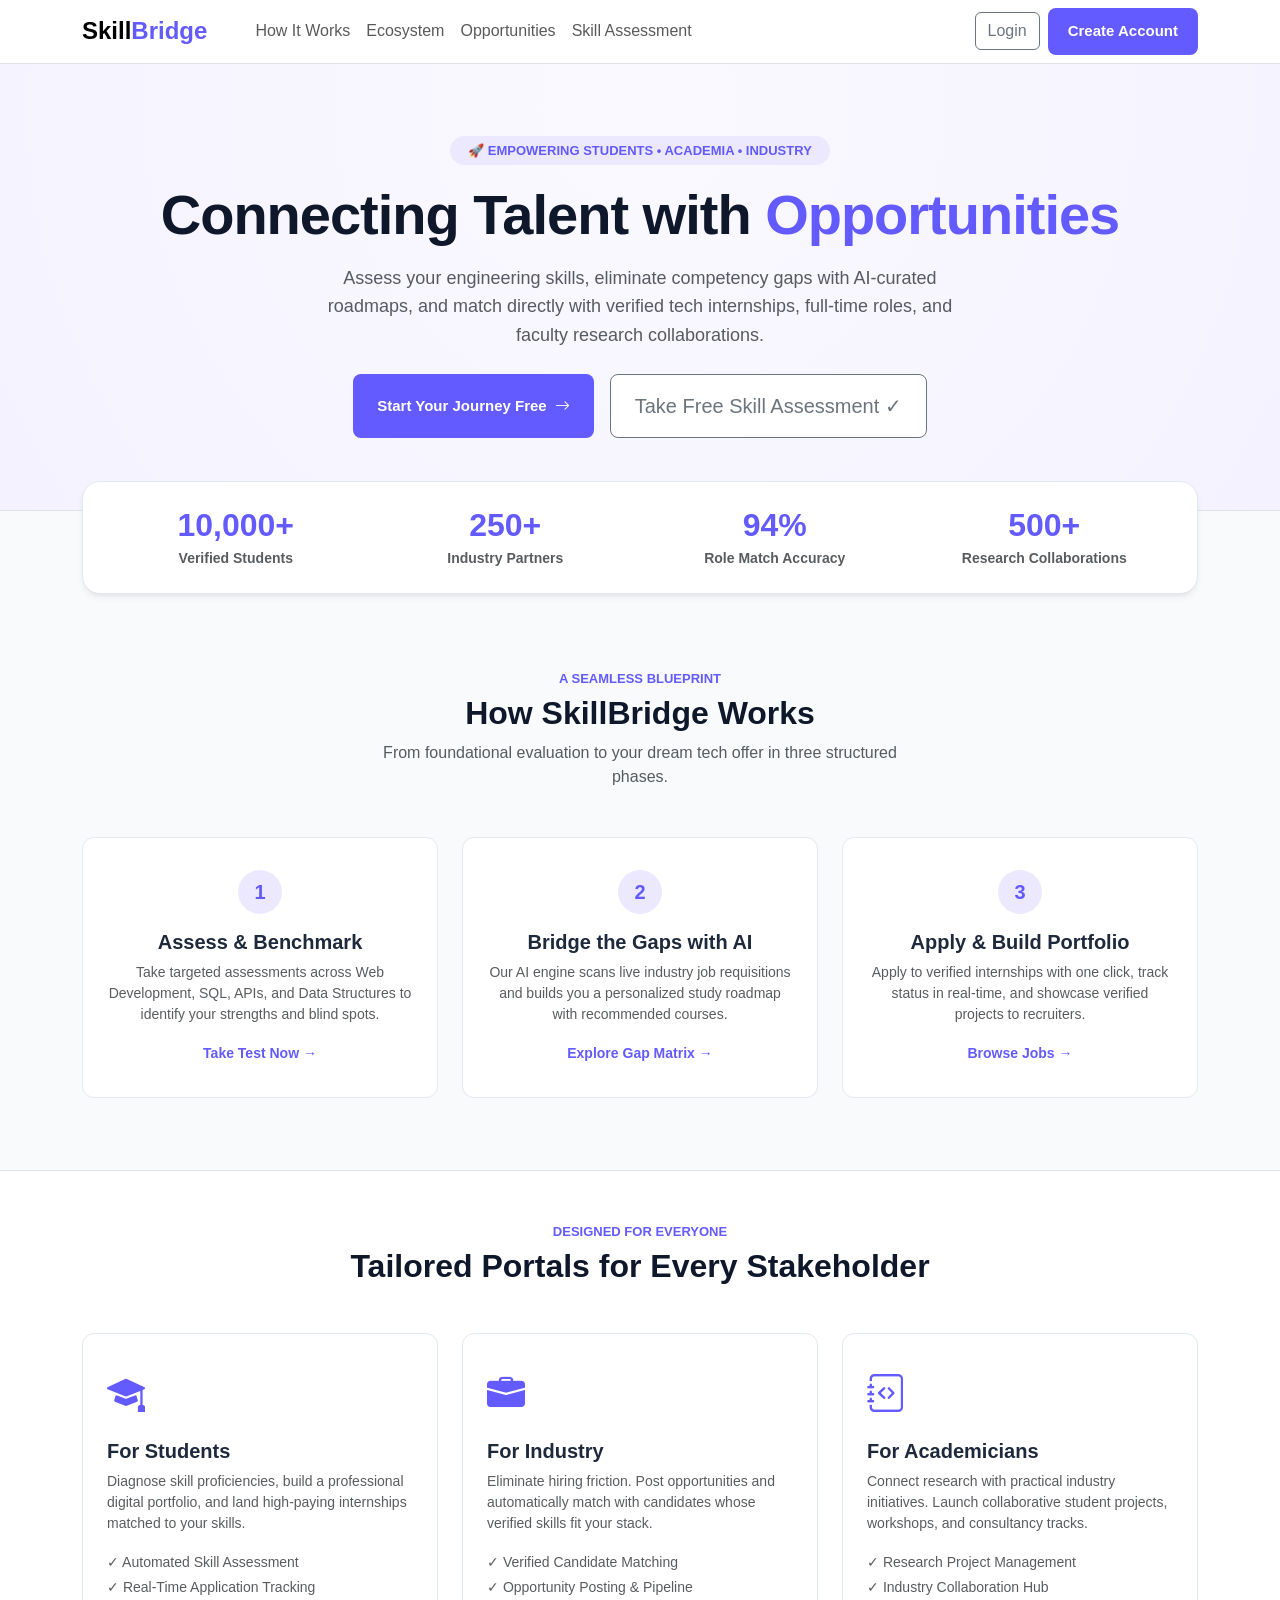
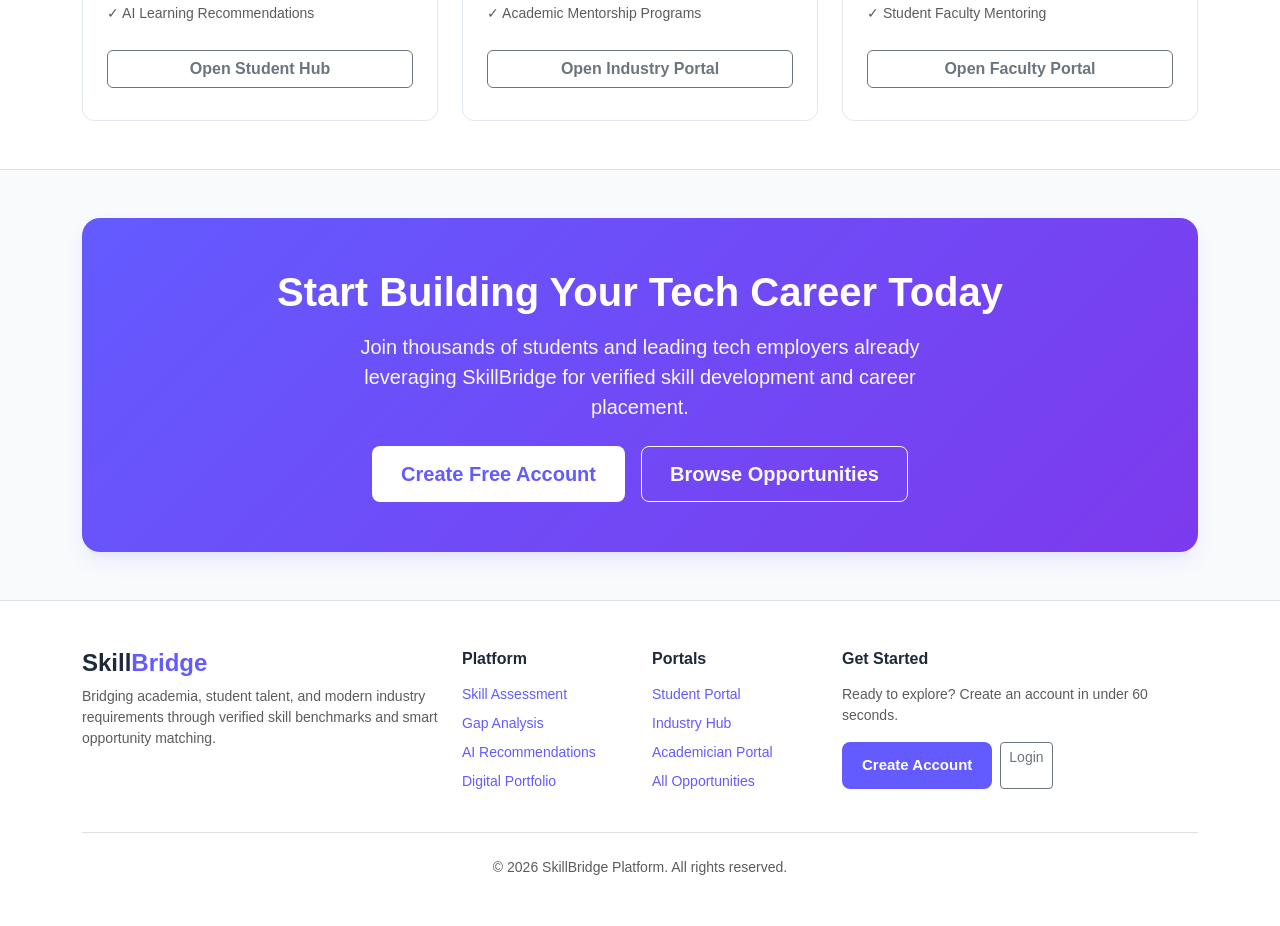
<file: index.html>
<!DOCTYPE html>
<html lang="en">

<head>

    <meta charset="UTF-8">
    <meta name="viewport" content="width=device-width, initial-scale=1.0">
    <title>SkillBridge — Connecting Talent with Industry & Academia</title>

    <!-- Bootstrap 5 -->
    <link
        href="https://cdn.jsdelivr.net/npm/bootstrap@5.3.3/dist/css/bootstrap.min.css"
        rel="stylesheet"
    >

    <!-- Bootstrap Icons -->
    <link
        rel="stylesheet"
        href="https://cdn.jsdelivr.net/npm/bootstrap-icons@1.11.3/font/bootstrap-icons.min.css"
    >

    <!-- Custom CSS -->
    <link rel="stylesheet" href="style.css">

    <style>
        .hero-stats-bar {
            background: #ffffff;
            border: 1px solid var(--border);
            border-radius: var(--radius-lg);
            box-shadow: var(--shadow);
            padding: 24px 30px;
            margin-top: -30px;
            position: relative;
            z-index: 10;
        }
        .feature-card {
            background: #ffffff;
            border: 1px solid var(--border);
            border-radius: var(--radius);
            padding: 32px 24px;
            transition: var(--transition);
            height: 100%;
        }
        .feature-card:hover {
            transform: translateY(-4px);
            box-shadow: var(--shadow-lg);
            border-color: var(--primary);
        }
        .step-num {
            width: 44px;
            height: 44px;
            border-radius: 50%;
            background: var(--primary-light);
            color: var(--primary);
            font-size: 20px;
            font-weight: 800;
            display: inline-flex;
            align-items: center;
            justify-content: center;
            margin-bottom: 16px;
        }
        .cta-banner {
            background: linear-gradient(135deg, #635bff 0%, #7c3aed 100%);
            border-radius: var(--radius-lg);
            color: #ffffff;
            padding: 50px 40px;
            box-shadow: var(--shadow-lg);
        }
    </style>

    <script src="auth.js"></script>
</head>

<body>

<!-- =========================
     NAVBAR
========================= -->

<nav class="navbar navbar-expand-lg bg-white border-bottom sticky-top">

    <div class="container">

        <a class="navbar-brand fw-bold fs-4" href="index.html">
            Skill<span style="color:#635bff;">Bridge</span>
        </a>

        <button class="navbar-toggler" type="button" data-bs-toggle="collapse" data-bs-target="#navContent">
            <span class="navbar-toggler-icon"></span>
        </button>

        <div class="collapse navbar-collapse" id="navContent">

            <ul class="navbar-nav me-auto mb-2 mb-lg-0 ms-lg-4">
                <li class="nav-item">
                    <a class="nav-link fw-medium" href="#how-it-works">How It Works</a>
                </li>
                <li class="nav-item">
                    <a class="nav-link fw-medium" href="#roles">Ecosystem</a>
                </li>
                <li class="nav-item">
                    <a class="nav-link fw-medium" href="opportunities.html">Opportunities</a>
                </li>
                <li class="nav-item">
                    <a class="nav-link fw-medium" href="skill-assessment.html">Skill Assessment</a>
                </li>
            </ul>

            <!-- DYNAMIC AUTH STATE -->
            <div id="authActions" class="d-flex align-items-center gap-2">
                <a href="login.html" class="btn btn-outline-secondary">
                    Login
                </a>
                <a href="signin.html" class="btn btn-purple">
                    Create Account
                </a>
            </div>

        </div>

    </div>

</nav>


<!-- =========================
     HERO SECTION
========================= -->

<header class="py-5 border-bottom" style="background: radial-gradient(circle at 50% 10%, #faf9ff 0%, #f4f2ff 100%);">

    <div class="container text-center py-4">

        <span class="badge rounded-pill mb-3" style="background:#ece9fe;color:#635bff;padding:8px 18px;font-size:13px;font-weight:700;">
            🚀 EMPOWERING STUDENTS • ACADEMIA • INDUSTRY
        </span>

        <h1 class="display-4 fw-bold mb-3" style="color: var(--dark); letter-spacing: -1px;">
            Connecting Talent with
            <span style="color:#635bff;">Opportunities</span>
        </h1>

        <p class="lead text-muted mx-auto mb-4" style="max-width: 680px; font-size: 18px; line-height: 1.6;">
            Assess your engineering skills, eliminate competency gaps with AI-curated roadmaps, and match directly with verified tech internships, full-time roles, and faculty research collaborations.
        </p>

        <div class="d-flex justify-content-center gap-3 flex-wrap">

            <a href="signin.html" class="btn btn-lg btn-purple px-4 py-3">
                Start Your Journey Free
                <i class="bi bi-arrow-right"></i>
            </a>

            <a href="skill-assessment.html" class="btn btn-lg btn-outline-secondary px-4 py-3" style="background:#ffffff;">
                Take Free Skill Assessment ✓
            </a>

        </div>

    </div>

</header>


<!-- =========================
     FLOATING STATS BAR
========================= -->

<div class="container">

    <div class="hero-stats-bar">

        <div class="row text-center g-4">

            <div class="col-6 col-md-3">
                <h3 class="fw-bold mb-1" style="color: var(--primary); font-size: 32px;">10,000+</h3>
                <p class="text-muted mb-0 small fw-semibold">Verified Students</p>
            </div>

            <div class="col-6 col-md-3">
                <h3 class="fw-bold mb-1" style="color: var(--primary); font-size: 32px;">250+</h3>
                <p class="text-muted mb-0 small fw-semibold">Industry Partners</p>
            </div>

            <div class="col-6 col-md-3">
                <h3 class="fw-bold mb-1" style="color: var(--primary); font-size: 32px;">94%</h3>
                <p class="text-muted mb-0 small fw-semibold">Role Match Accuracy</p>
            </div>

            <div class="col-6 col-md-3">
                <h3 class="fw-bold mb-1" style="color: var(--primary); font-size: 32px;">500+</h3>
                <p class="text-muted mb-0 small fw-semibold">Research Collaborations</p>
            </div>

        </div>

    </div>

</div>


<!-- =========================
     HOW IT WORKS
========================= -->

<section id="how-it-works" class="py-5 my-4">

    <div class="container">

        <div class="text-center mb-5">
            <span style="color: var(--primary); font-weight: 700; font-size: 13px; text-transform: uppercase;">A Seamless Blueprint</span>
            <h2 class="fw-bold mt-1" style="font-size: 32px; color: var(--dark);">How SkillBridge Works</h2>
            <p class="text-muted mx-auto" style="max-width: 550px;">From foundational evaluation to your dream tech offer in three structured phases.</p>
        </div>

        <div class="row g-4">

            <div class="col-md-4">
                <div class="feature-card text-center">
                    <div class="step-num">1</div>
                    <h3 class="h5 fw-bold mb-2">Assess & Benchmark</h3>
                    <p class="text-muted small">
                        Take targeted assessments across Web Development, SQL, APIs, and Data Structures to identify your strengths and blind spots.
                    </p>
                    <a href="skill-assessment.html" class="fw-bold small" style="color: var(--primary);">Take Test Now →</a>
                </div>
            </div>

            <div class="col-md-4">
                <div class="feature-card text-center">
                    <div class="step-num">2</div>
                    <h3 class="h5 fw-bold mb-2">Bridge the Gaps with AI</h3>
                    <p class="text-muted small">
                        Our AI engine scans live industry job requisitions and builds you a personalized study roadmap with recommended courses.
                    </p>
                    <a href="skill-gap.html" class="fw-bold small" style="color: var(--primary);">Explore Gap Matrix →</a>
                </div>
            </div>

            <div class="col-md-4">
                <div class="feature-card text-center">
                    <div class="step-num">3</div>
                    <h3 class="h5 fw-bold mb-2">Apply & Build Portfolio</h3>
                    <p class="text-muted small">
                        Apply to verified internships with one click, track status in real-time, and showcase verified projects to recruiters.
                    </p>
                    <a href="opportunities.html" class="fw-bold small" style="color: var(--primary);">Browse Jobs →</a>
                </div>
            </div>

        </div>

    </div>

</section>


<!-- =========================
     ECOSYSTEM / ROLES
========================= -->

<section id="roles" class="py-5 bg-white border-top border-bottom">

    <div class="container">

        <div class="text-center mb-5">
            <span style="color: var(--primary); font-weight: 700; font-size: 13px; text-transform: uppercase;">Designed for Everyone</span>
            <h2 class="fw-bold mt-1" style="font-size: 32px; color: var(--dark);">Tailored Portals for Every Stakeholder</h2>
        </div>

        <div class="row g-4">

            <!-- STUDENTS -->
            <div class="col-md-4">
                <div class="feature-card">
                    <div style="font-size: 38px; color: var(--primary); margin-bottom: 16px;">
                        <i class="bi bi-mortarboard-fill"></i>
                    </div>
                    <h3 class="h5 fw-bold mb-2">For Students</h3>
                    <p class="text-muted small mb-3">
                        Diagnose skill proficiencies, build a professional digital portfolio, and land high-paying internships matched to your skills.
                    </p>
                    <ul class="list-unstyled small text-muted mb-4" style="line-height: 1.8;">
                        <li>✓ Automated Skill Assessment</li>
                        <li>✓ Real-Time Application Tracking</li>
                        <li>✓ AI Learning Recommendations</li>
                    </ul>
                    <a href="dashboard.html" class="btn btn-outline-secondary w-100 fw-semibold">Open Student Hub</a>
                </div>
            </div>

            <!-- INDUSTRY -->
            <div class="col-md-4">
                <div class="feature-card">
                    <div style="font-size: 38px; color: var(--primary); margin-bottom: 16px;">
                        <i class="bi bi-briefcase-fill"></i>
                    </div>
                    <h3 class="h5 fw-bold mb-2">For Industry</h3>
                    <p class="text-muted small mb-3">
                        Eliminate hiring friction. Post opportunities and automatically match with candidates whose verified skills fit your stack.
                    </p>
                    <ul class="list-unstyled small text-muted mb-4" style="line-height: 1.8;">
                        <li>✓ Verified Candidate Matching</li>
                        <li>✓ Opportunity Posting & Pipeline</li>
                        <li>✓ Academic Mentorship Programs</li>
                    </ul>
                    <a href="industry-dashboard.html" class="btn btn-outline-secondary w-100 fw-semibold">Open Industry Portal</a>
                </div>
            </div>

            <!-- ACADEMICIANS -->
            <div class="col-md-4">
                <div class="feature-card">
                    <div style="font-size: 38px; color: var(--primary); margin-bottom: 16px;">
                        <i class="bi bi-journal-code"></i>
                    </div>
                    <h3 class="h5 fw-bold mb-2">For Academicians</h3>
                    <p class="text-muted small mb-3">
                        Connect research with practical industry initiatives. Launch collaborative student projects, workshops, and consultancy tracks.
                    </p>
                    <ul class="list-unstyled small text-muted mb-4" style="line-height: 1.8;">
                        <li>✓ Research Project Management</li>
                        <li>✓ Industry Collaboration Hub</li>
                        <li>✓ Student Faculty Mentoring</li>
                    </ul>
                    <a href="academician-dashboard.html" class="btn btn-outline-secondary w-100 fw-semibold">Open Faculty Portal</a>
                </div>
            </div>

        </div>

    </div>

</section>


<!-- =========================
     CALL TO ACTION BANNER
========================= -->

<section class="container py-5">

    <div class="cta-banner text-center">

        <h2 class="display-6 fw-bold mb-3">Start Building Your Tech Career Today</h2>

        <p class="lead mb-4 mx-auto" style="max-width: 600px; opacity: 0.95;">
            Join thousands of students and leading tech employers already leveraging SkillBridge for verified skill development and career placement.
        </p>

        <div class="d-flex justify-content-center gap-3 flex-wrap">

            <a href="signin.html" class="btn btn-lg" style="background:#ffffff;color:var(--primary);font-weight:700;padding:12px 28px;">
                Create Free Account
            </a>

            <a href="opportunities.html" class="btn btn-lg btn-outline-light" style="font-weight:600;padding:12px 28px;">
                Browse Opportunities
            </a>

        </div>

    </div>

</section>


<!-- =========================
     FOOTER
========================= -->

<footer class="bg-white border-top py-5">

    <div class="container">

        <div class="row g-4 mb-4">

            <div class="col-md-4">
                <h4 class="fw-bold mb-2">Skill<span style="color:#635bff;">Bridge</span></h4>
                <p class="text-muted small">
                    Bridging academia, student talent, and modern industry requirements through verified skill benchmarks and smart opportunity matching.
                </p>
            </div>

            <div class="col-md-2">
                <h6 class="fw-bold mb-3">Platform</h6>
                <ul class="list-unstyled small text-muted">
                    <li class="mb-2"><a href="skill-assessment.html">Skill Assessment</a></li>
                    <li class="mb-2"><a href="skill-gap.html">Gap Analysis</a></li>
                    <li class="mb-2"><a href="ai-recommendations.html">AI Recommendations</a></li>
                    <li class="mb-2"><a href="portfolio.html">Digital Portfolio</a></li>
                </ul>
            </div>

            <div class="col-md-2">
                <h6 class="fw-bold mb-3">Portals</h6>
                <ul class="list-unstyled small text-muted">
                    <li class="mb-2"><a href="dashboard.html">Student Portal</a></li>
                    <li class="mb-2"><a href="industry-dashboard.html">Industry Hub</a></li>
                    <li class="mb-2"><a href="academician-dashboard.html">Academician Portal</a></li>
                    <li class="mb-2"><a href="opportunities.html">All Opportunities</a></li>
                </ul>
            </div>

            <div class="col-md-4">
                <h6 class="fw-bold mb-3">Get Started</h6>
                <p class="text-muted small mb-3">Ready to explore? Create an account in under 60 seconds.</p>
                <div class="d-flex gap-2">
                    <a href="signin.html" class="btn btn-purple btn-sm">Create Account</a>
                    <a href="login.html" class="btn btn-outline-secondary btn-sm">Login</a>
                </div>
            </div>

        </div>

        <div class="border-top pt-4 text-center text-muted small">
            &copy; 2026 SkillBridge Platform. All rights reserved.
        </div>

    </div>

</footer>


<!-- DYNAMIC NAVBAR AUTH SCRIPT -->
<script>
document.addEventListener("DOMContentLoaded", () => {
    const user = getCurrentUser();
    const authBox = document.getElementById("authActions");

    if (user && authBox) {
        let dashboardUrl = "dashboard.html";
        if (user.role === "academician") dashboardUrl = "academician-dashboard.html";
        else if (user.role === "industry") dashboardUrl = "industry-dashboard.html";

        authBox.innerHTML = `
            <span class="small fw-semibold text-muted d-none d-md-inline">
                👋 Welcome, <strong>${user.full_name || user.name || 'User'}</strong>
            </span>
            <a href="${dashboardUrl}" class="btn btn-purple btn-sm">
                Go to Dashboard →
            </a>
            <button onclick="logout()" class="btn btn-outline-secondary btn-sm">
                Logout
            </button>
        `;
    }
});
</script>

<script src="https://cdn.jsdelivr.net/npm/bootstrap@5.3.3/dist/js/bootstrap.bundle.min.js"></script>
<script src="script.js"></script>

</body>

</html>
</file>
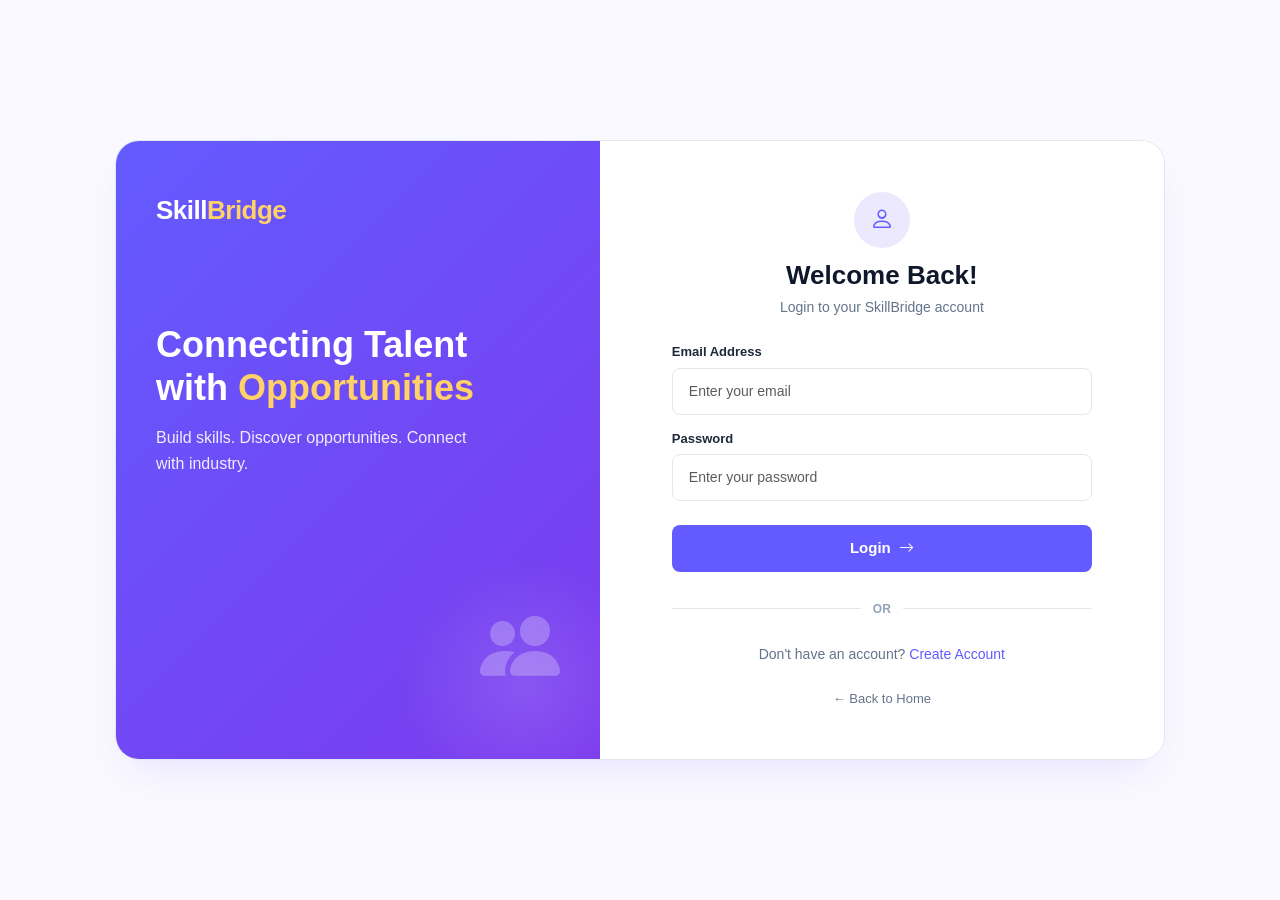
<file: academician-dashboard.html>
<!DOCTYPE html>
<html lang="en">

<head>

    <meta charset="UTF-8">
    <meta name="viewport" content="width=device-width, initial-scale=1.0">
    <title>Academician Dashboard | SkillBridge</title>
    <link rel="stylesheet" href="style.css">

    <script src="auth.js"></script>
    <script>
        const currentUser = requireAuth(["academician"]);
    </script>
</head>

<body>

<div class="dashboard-layout">

    <!-- SIDEBAR -->

    <aside class="sidebar">

        <div class="logo-area">
            <h2>SkillBridge</h2>
        </div>

        <nav class="sidebar-menu">

            <a href="academician-dashboard.html" class="active">
                🏠 Dashboard
            </a>

            <a href="#">
                🔬 Research & Projects
            </a>

            <a href="#">
                🤝 Collaboration
            </a>

            <a href="javascript:void(0)" onclick="logout()">
                🚪 Logout
            </a>

        </nav>

    </aside>


    <!-- MAIN -->

    <main class="main-content">

        <!-- HEADER -->

        <header class="dashboard-topbar">

            <div>
                <h1>Academician Dashboard</h1>
                <p>Connect research, education and industry.</p>
            </div>

            <div class="notification">
                🔔
            </div>

        </header>


        <!-- HERO -->

        <section class="dashboard-hero">

            <div>

                <span class="hero-badge">
                    ACADEMICIAN PORTAL
                </span>

                <h1>
                    Welcome, <span id="academicianName">Academician</span> 👋
                </h1>

                <p>
                    Manage research projects, industry collaborations and student engagement.
                </p>

            </div>

            <a href="#" class="primary-btn">
                View Research
            </a>

        </section>


        <!-- STATS -->

        <section class="stats-grid">

            <div class="stat-card">
                <div class="stat-icon">🔬</div>
                <div>
                    <p>Total Projects</p>
                    <h2>4</h2>
                    <span>Your research projects</span>
                </div>
            </div>

            <div class="stat-card">
                <div class="stat-icon">🚀</div>
                <div>
                    <p>Active Research</p>
                    <h2>2</h2>
                    <span>Currently active</span>
                </div>
            </div>

            <div class="stat-card">
                <div class="stat-icon">🤝</div>
                <div>
                    <p>Collaborations</p>
                    <h2>5</h2>
                    <span>Industry partners</span>
                </div>
            </div>

        </section>

    </main>

</div>

<script>
document.addEventListener("DOMContentLoaded", () => {
    if (currentUser) {
        document.getElementById("academicianName").textContent = currentUser.full_name || currentUser.name || "Academician";
    }
});
</script>
<script src="script.js"></script>

</body>
</html>
</file>
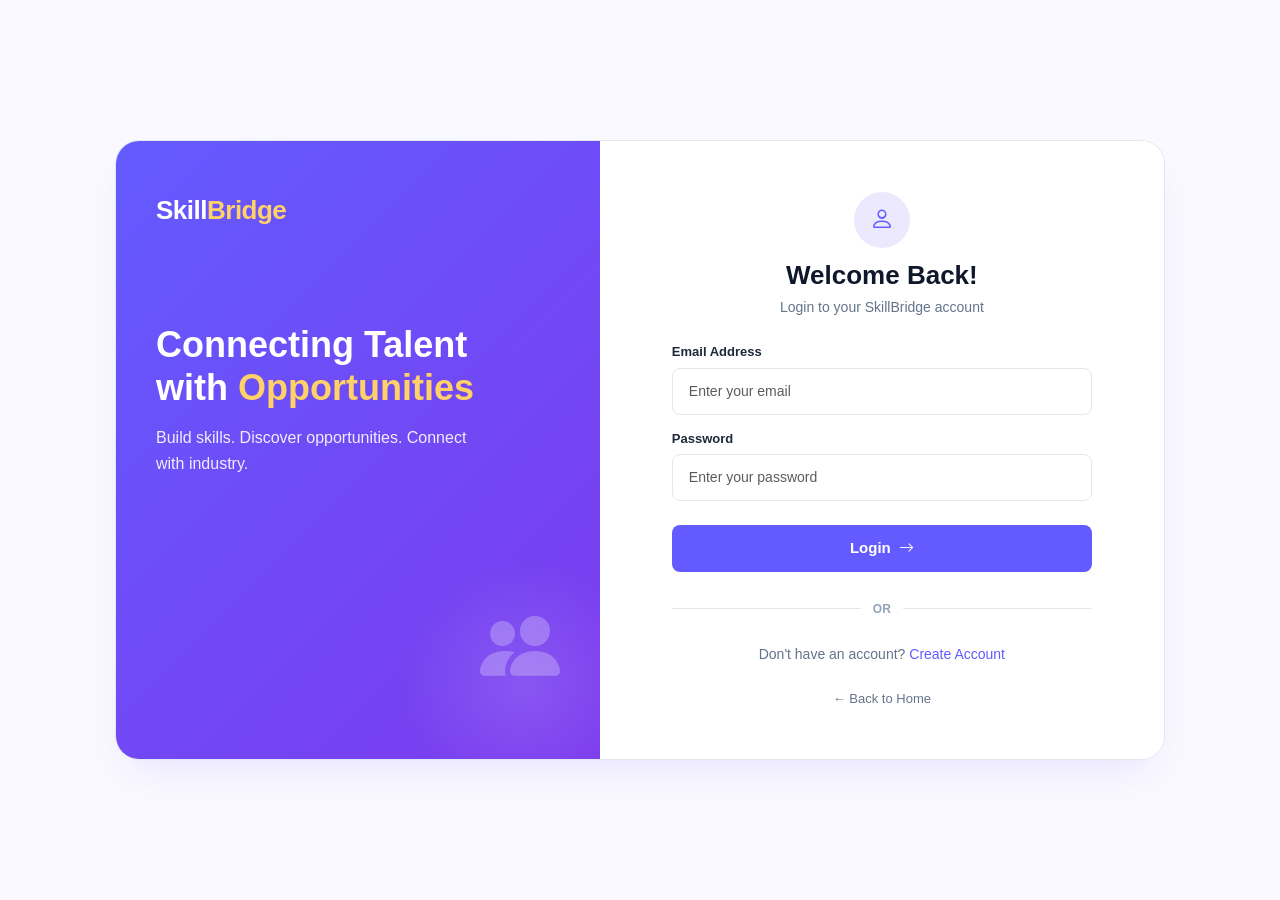
<file: ai-recommendations.html>
<!DOCTYPE html>
<html lang="en">

<head>
    <meta charset="UTF-8">
    <meta name="viewport" content="width=device-width, initial-scale=1.0">
    <title>AI Recommendations | SkillBridge</title>
    <link rel="stylesheet" href="style.css">

    <script src="auth.js"></script>
    <script>
        const currentUser = requireAuth();
    </script>
</head>

<body>

<div class="app">

    <!-- SIDEBAR -->

    <aside class="sidebar">

        <div class="side-logo">
            Skill<span>Bridge</span>
        </div>

        <div class="side-title">
            Student Portal
        </div>

        <a href="dashboard.html" class="side-link">
            <span>▣</span>
            Dashboard
        </a>

        <a href="skill-assessment.html" class="side-link">
            <span>✓</span>
            Skill Assessment
        </a>

        <a href="skill-profile.html" class="side-link">
            <span>◎</span>
            Skill Profile
        </a>

        <a href="skill-gap.html" class="side-link">
            <span>◈</span>
            Skill Gap Analysis
        </a>

        <a href="ai-recommendations.html" class="side-link active">
            <span>✦</span>
            AI Recommendations
        </a>

        <a href="opportunities.html" class="side-link">
            <span>▤</span>
            Opportunities
        </a>

        <a href="applications.html" class="side-link">
            <span>▥</span>
            My Applications
        </a>

        <a href="portfolio.html" class="side-link">
            <span>◆</span>
            Digital Portfolio
        </a>

        <div class="side-title">
            Account
        </div>

        <a href="javascript:void(0)" onclick="logout()" class="side-link">
            <span>↩</span>
            Logout
        </a>

    </aside>


    <!-- MAIN CONTENT -->

    <main class="main">

        <!-- AI HERO BANNER -->
        <section class="ai-hero">
            <div>
                <span class="hero-badge">POWERED BY SKILLBRIDGE AI</span>
                <h1>Personalized Career Engine ✦</h1>
                <p>
                    Hello, <strong id="studentHeroName">Student</strong>! We analyzed your skill profile and test scores. Here are high-demand courses, certifications, and project tracks customized for your career path.
                </p>
            </div>
            <div style="font-size: 70px; opacity: 0.9;">
                🤖
            </div>
        </section>

        <!-- RECOMMENDED TRACKS -->
        <div class="dashboard-card">
            <div class="card-header">
                <div>
                    <h2>Recommended Learning Tracks</h2>
                    <p>Skill gap closing courses tailored to you</p>
                </div>
            </div>

            <div class="quick-actions">
                <div class="quick-action">
                    <div class="quick-icon" style="background:#0284c7;">⚡</div>
                    <div>
                        <h3>Advanced TypeScript & React 19</h3>
                        <p>Learn server components, state machines, and performant web architecture.</p>
                        <span style="display:inline-block;margin-top:8px;font-size:12px;font-weight:700;color:#0284c7;">Estimated: 4 Weeks • 95% Match</span>
                    </div>
                </div>

                <div class="quick-action">
                    <div class="quick-icon" style="background:#16a34a;">🗄️</div>
                    <div>
                        <h3>Relational SQL & Database Tuning</h3>
                        <p>Index optimization, query execution plans, and ACID transaction guarantees.</p>
                        <span style="display:inline-block;margin-top:8px;font-size:12px;font-weight:700;color:#16a34a;">Estimated: 3 Weeks • 92% Match</span>
                    </div>
                </div>

                <div class="quick-action">
                    <div class="quick-icon" style="background:#9333ea;">🧠</div>
                    <div>
                        <h3>Applied Machine Learning with Scikit</h3>
                        <p>Supervised learning models, classification pipelines, and feature engineering.</p>
                        <span style="display:inline-block;margin-top:8px;font-size:12px;font-weight:700;color:#9333ea;">Estimated: 6 Weeks • 88% Match</span>
                    </div>
                </div>

                <div class="quick-action">
                    <div class="quick-icon" style="background:#ea580c;">🐳</div>
                    <div>
                        <h3>Docker & Modern CI/CD Pipelines</h3>
                        <p>Containerization, GitHub Actions automation, and zero-downtime deployment.</p>
                        <span style="display:inline-block;margin-top:8px;font-size:12px;font-weight:700;color:#ea580c;">Estimated: 2 Weeks • 85% Match</span>
                    </div>
                </div>
            </div>
        </div>

        <!-- TARGET ROLES -->
        <div class="dashboard-card">
            <div class="card-header">
                <div>
                    <h2>Top Matched Roles for You</h2>
                    <p>Based on your profile competencies</p>
                </div>
                <a href="opportunities.html" class="btn-purple">View Opportunities →</a>
            </div>

            <div class="op-card">
                <div>
                    <span class="badge" style="background:#dcfce7;color:#166534;font-weight:700;padding:4px 8px;border-radius:6px;font-size:12px;">94% Match</span>
                    <h3 style="margin-top:4px;">Full Stack Web Developer</h3>
                    <p>Matching skills: JavaScript, HTML/CSS, MySQL, Git, REST APIs</p>
                </div>
                <a href="opportunities.html" class="secondary-btn">Explore 12 Openings</a>
            </div>

            <div class="op-card">
                <div>
                    <span class="badge" style="background:#dbeafe;color:#1e40af;font-weight:700;padding:4px 8px;border-radius:6px;font-size:12px;">88% Match</span>
                    <h3 style="margin-top:4px;">Junior Backend Engineer</h3>
                    <p>Matching skills: SQL, Node.js, Database Design, System Logic</p>
                </div>
                <a href="opportunities.html" class="secondary-btn">Explore 8 Openings</a>
            </div>
        </div>

    </main>

</div>

<script>
document.addEventListener("DOMContentLoaded", () => {
    if (currentUser) {
        document.getElementById("studentHeroName").textContent = currentUser.full_name || currentUser.name || "Student";
    }
});
</script>
<script src="script.js"></script>

</body>
</html>
</file>
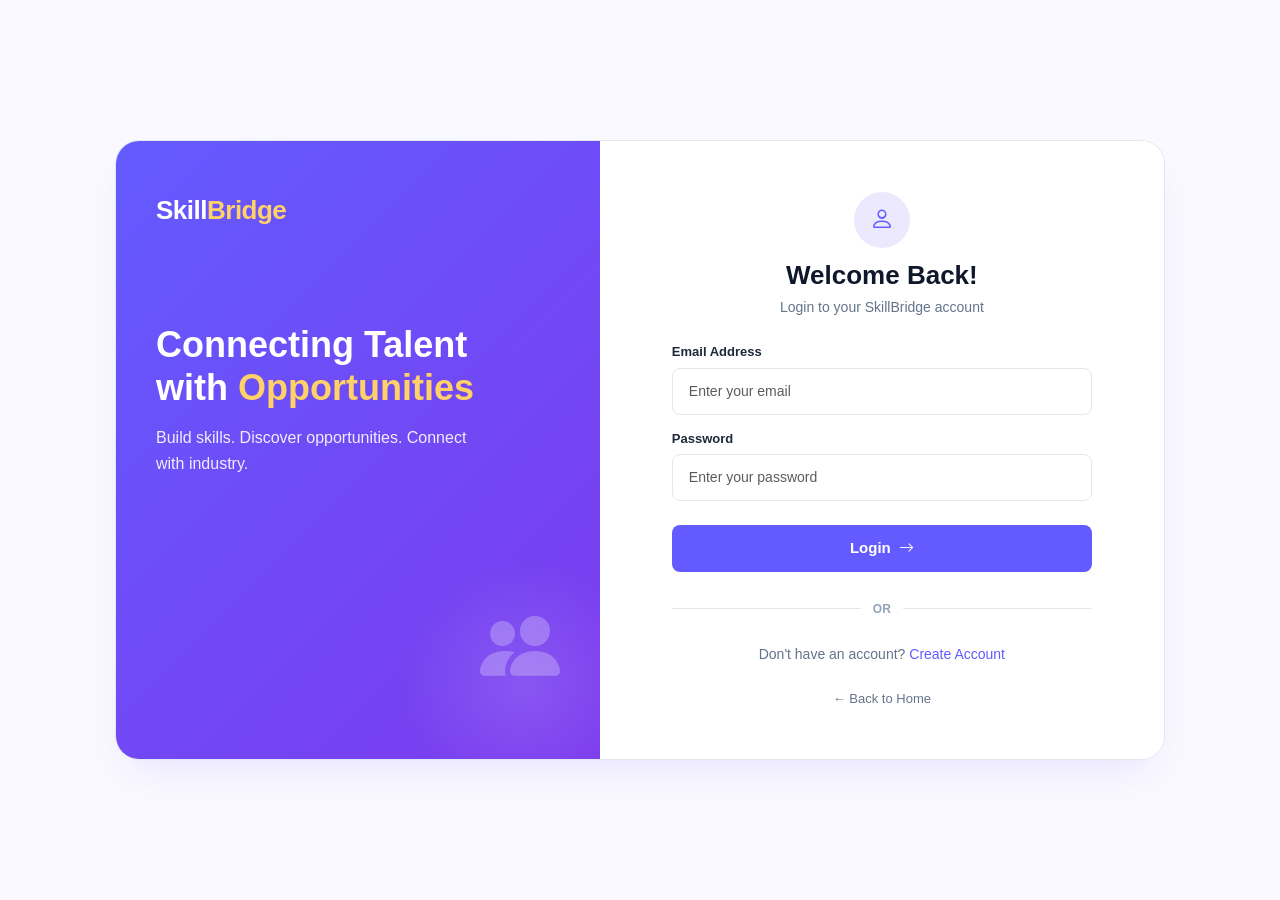
<file: applications.html>
<!DOCTYPE html>
<html lang="en">

<head>
    <meta charset="UTF-8">
    <meta name="viewport" content="width=device-width, initial-scale=1.0">
    <title>My Applications | SkillBridge</title>
    <link rel="stylesheet" href="style.css">

    <script src="auth.js"></script>
    <script>
        const currentUser = requireAuth();
    </script>
</head>

<body>

<div class="app">

    <!-- SIDEBAR -->

    <aside class="sidebar">

        <div class="side-logo">
            Skill<span>Bridge</span>
        </div>

        <div class="side-title">
            Student Portal
        </div>

        <a href="dashboard.html" class="side-link">
            <span>▣</span>
            Dashboard
        </a>

        <a href="skill-assessment.html" class="side-link">
            <span>✓</span>
            Skill Assessment
        </a>

        <a href="skill-profile.html" class="side-link">
            <span>◎</span>
            Skill Profile
        </a>

        <a href="skill-gap.html" class="side-link">
            <span>◈</span>
            Skill Gap Analysis
        </a>

        <a href="ai-recommendations.html" class="side-link">
            <span>✦</span>
            AI Recommendations
        </a>

        <a href="opportunities.html" class="side-link">
            <span>▤</span>
            Opportunities
        </a>

        <a href="applications.html" class="side-link active">
            <span>▥</span>
            My Applications
        </a>

        <a href="portfolio.html" class="side-link">
            <span>◆</span>
            Digital Portfolio
        </a>

        <div class="side-title">
            Account
        </div>

        <a href="javascript:void(0)" onclick="logout()" class="side-link">
            <span>↩</span>
            Logout
        </a>

    </aside>


    <!-- MAIN CONTENT -->

    <main class="main">

        <div class="topbar">
            <div>
                <h1>Track Your Applications 📋</h1>
                <p>Real-time status updates on your submitted job and internship applications.</p>
            </div>
            <a href="opportunities.html" class="btn-purple">
                Find More Opportunities →
            </a>
        </div>

        <!-- STATS -->
        <section class="stats-grid">
            <div class="stat-card">
                <div class="stat-icon">▥</div>
                <div>
                    <p>Total Submitted</p>
                    <h2 id="totalSubmitted">0</h2>
                    <span>Active submissions</span>
                </div>
            </div>

            <div class="stat-card">
                <div class="stat-icon">⏳</div>
                <div>
                    <p>Under Review</p>
                    <h2 id="totalReview">0</h2>
                    <span>Recruiter reviewing</span>
                </div>
            </div>

            <div class="stat-card">
                <div class="stat-icon">◈</div>
                <div>
                    <p>Shortlisted</p>
                    <h2 id="totalShortlisted">0</h2>
                    <span>Ready for interview</span>
                </div>
            </div>

            <div class="stat-card">
                <div class="stat-icon">✓</div>
                <div>
                    <p>Selected</p>
                    <h2 id="totalSelected">0</h2>
                    <span>Offers received</span>
                </div>
            </div>
        </section>

        <!-- APPLICATIONS LIST -->
        <div class="dashboard-card">
            <div class="card-header">
                <div>
                    <h2>Submitted Applications</h2>
                    <p>Your history of job applications</p>
                </div>
            </div>

            <div id="applicationsList" style="display: flex; flex-direction: column; gap: 12px;">
                <!-- Rendered via JS -->
            </div>
        </div>

    </main>

</div>

<script>
const DEFAULT_APPS = [
    {
        id: 1,
        opportunity_id: 101,
        title: "Full Stack Web Developer Intern",
        company: "TechNova Solutions",
        type: "Internship",
        location: "Mumbai, India",
        applied_at: "2026-09-02",
        status: "Under Review"
    },
    {
        id: 2,
        opportunity_id: 103,
        title: "Frontend UI/UX Engineering Intern",
        company: "PixelCraft Digital",
        type: "Internship",
        location: "Bengaluru, India",
        applied_at: "2026-08-28",
        status: "Shortlisted"
    }
];

function loadApplications() {
    let apps = [];
    const stored = localStorage.getItem("skillbridge_applications");
    if (!stored) {
        localStorage.setItem("skillbridge_applications", JSON.stringify(DEFAULT_APPS));
        apps = DEFAULT_APPS;
    } else {
        try {
            apps = JSON.parse(stored);
        } catch (e) {
            apps = DEFAULT_APPS;
        }
    }

    // Update counts
    document.getElementById("totalSubmitted").textContent = apps.length;
    document.getElementById("totalReview").textContent = apps.filter(a => a.status === "Under Review" || a.status === "Applied").length;
    document.getElementById("totalShortlisted").textContent = apps.filter(a => a.status === "Shortlisted").length;
    document.getElementById("totalSelected").textContent = apps.filter(a => a.status === "Selected").length;

    const list = document.getElementById("applicationsList");
    list.innerHTML = "";

    if (apps.length === 0) {
        list.innerHTML = `
            <div class="empty-state">
                <div class="empty-icon">📭</div>
                <h3>No applications submitted yet</h3>
                <p>Explore opportunities and apply with your SkillBridge profile.</p>
                <a href="opportunities.html" class="btn-purple" style="margin-top: 14px;">Browse Opportunities</a>
            </div>
        `;
        return;
    }

    apps.forEach(app => {
        let badgeColor = "#635bff";
        let badgeBg = "#ece9fe";
        if (app.status === "Shortlisted") {
            badgeColor = "#d97706";
            badgeBg = "#fef3c7";
        } else if (app.status === "Selected") {
            badgeColor = "#16a34a";
            badgeBg = "#dcfce7";
        }

        const div = document.createElement("div");
        div.className = "op-card";
        div.innerHTML = `
            <div>
                <span class="badge" style="background: ${badgeBg}; color: ${badgeColor}; font-weight: 700; padding: 4px 10px; border-radius: var(--radius-full); font-size: 11px;">
                    ${app.status}
                </span>
                <h3 style="margin-top: 6px;">${app.title}</h3>
                <p>${app.company} • 📍 ${app.location} • Applied on ${app.applied_at}</p>
            </div>
            <div>
                <button onclick="withdrawApp(${app.id})" class="secondary-btn" style="color: #ef4444; border-color: #fee2e2;">
                    Withdraw
                </button>
            </div>
        `;
        list.appendChild(div);
    });
}

function withdrawApp(id) {
    if (!confirm("Are you sure you want to withdraw this application?")) return;
    let apps = JSON.parse(localStorage.getItem("skillbridge_applications") || "[]");
    apps = apps.filter(a => a.id !== id);
    localStorage.setItem("skillbridge_applications", JSON.stringify(apps));
    loadApplications();
}

document.addEventListener("DOMContentLoaded", () => {
    loadApplications();
});
</script>
<script src="script.js"></script>

</body>
</html>
</file>
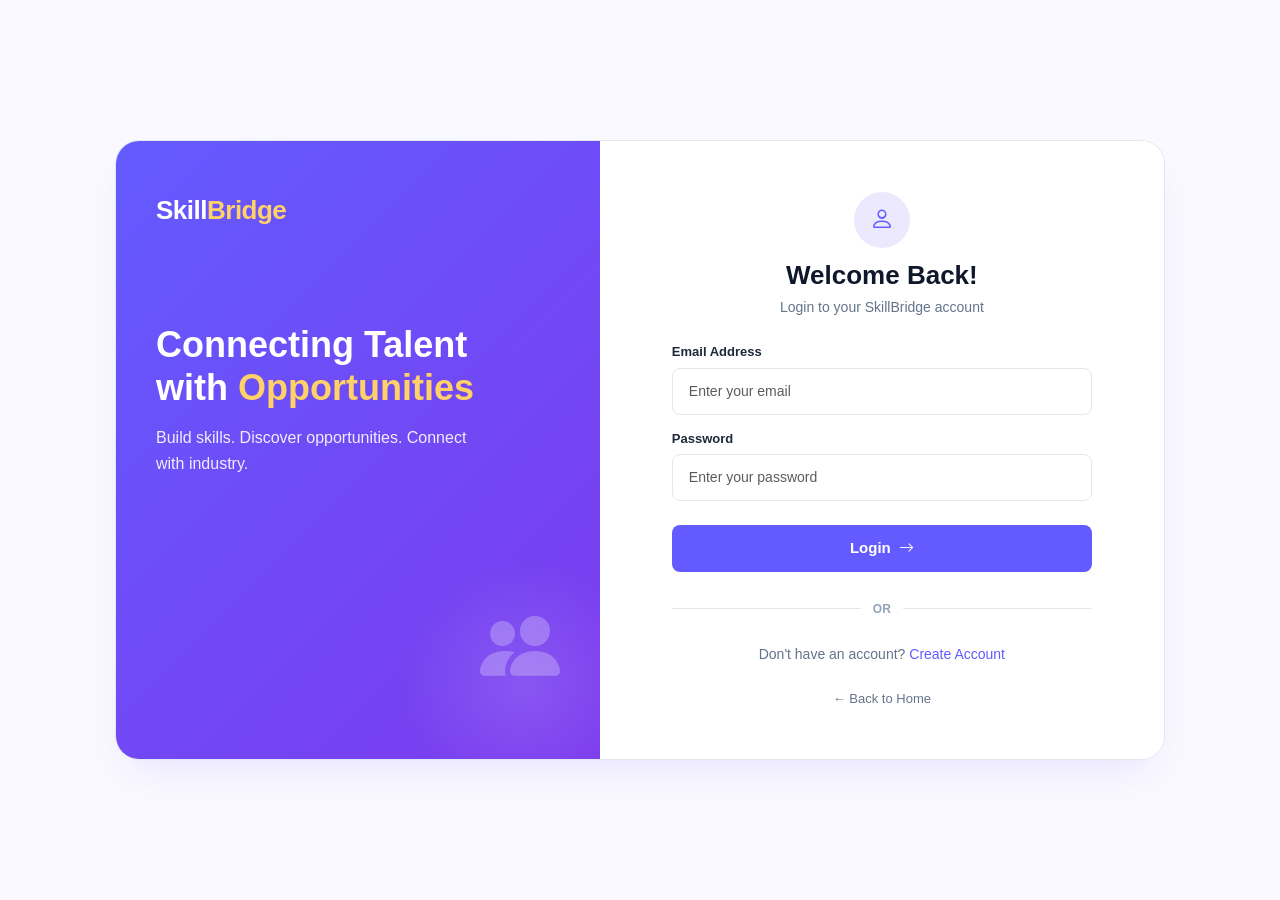
<file: dashboard.html>
<!DOCTYPE html>
<html lang="en">

<head>
    <meta charset="UTF-8">
    <meta name="viewport" content="width=device-width, initial-scale=1.0">
    <title>Dashboard | SkillBridge</title>
    <link rel="stylesheet" href="style.css">

    <script src="auth.js"></script>
    <script>
        const currentUser = requireAuth();
    </script>
</head>

<body>

<div class="app">

    <!-- SIDEBAR -->

    <aside class="sidebar">

        <div class="side-logo">
            Skill<span>Bridge</span>
        </div>

        <div class="side-title">
            Student Portal
        </div>

        <a href="dashboard.html" class="side-link active">
            <span>▣</span>
            Dashboard
        </a>

        <a href="skill-assessment.html" class="side-link">
            <span>✓</span>
            Skill Assessment
        </a>

        <a href="skill-profile.html" class="side-link">
            <span>◎</span>
            Skill Profile
        </a>

        <a href="skill-gap.html" class="side-link">
            <span>◈</span>
            Skill Gap Analysis
        </a>

        <a href="ai-recommendations.html" class="side-link">
            <span>✦</span>
            AI Recommendations
        </a>

        <a href="opportunities.html" class="side-link">
            <span>▤</span>
            Opportunities
        </a>

        <a href="applications.html" class="side-link">
            <span>▥</span>
            My Applications
        </a>

        <a href="portfolio.html" class="side-link">
            <span>◆</span>
            Digital Portfolio
        </a>

        <div class="side-title">
            Account
        </div>

        <a href="javascript:void(0)" onclick="logout()" class="side-link">
            <span>↩</span>
            Logout
        </a>

    </aside>


    <!-- MAIN CONTENT -->

    <main class="main">

        <div class="topbar">
            <div>
                <h1>Welcome back, <span id="greetingName">Student</span> 👋</h1>
                <p>Here's where you left off.</p>
            </div>
        </div>


        <!-- STATS -->

        <section class="stats-grid">

            <div class="stat-card">
                <div class="stat-icon">✓</div>
                <div>
                    <p>Latest Assessment</p>
                    <h2 id="dashScore">80%</h2>
                    <span id="dashScoreSub">Score 4/5</span>
                </div>
            </div>

            <div class="stat-card">
                <div class="stat-icon">◎</div>
                <div>
                    <p>Skills Added</p>
                    <h2 id="dashSkillsCount">6</h2>
                    <span>In your skill profile</span>
                </div>
            </div>

            <div class="stat-card">
                <div class="stat-icon">▥</div>
                <div>
                    <p>Applications</p>
                    <h2 id="dashAppsCount">2</h2>
                    <span id="dashAppsSub">Total submitted</span>
                </div>
            </div>

            <div class="stat-card">
                <div class="stat-icon">◈</div>
                <div>
                    <p>Shortlisted</p>
                    <h2 id="dashShortlistedCount">1</h2>
                    <span>Awaiting next steps</span>
                </div>
            </div>

        </section>


        <!-- QUICK ACTIONS -->

        <section class="dashboard-card">
            <div class="card-header">
                <div>
                    <h2>Quick Actions</h2>
                    <p>Pick up where your career development leaves off.</p>
                </div>
            </div>

            <div class="quick-actions">

                <a href="skill-assessment.html" class="quick-action">
                    <div class="quick-icon">✓</div>
                    <div>
                        <h3>Take Your Skill Assessment</h3>
                        <p>Evaluate your engineering capabilities and unlock job matching.</p>
                    </div>
                </a>

                <a href="skill-gap.html" class="quick-action">
                    <div class="quick-icon">◈</div>
                    <div>
                        <h3>Review Your Skill Gap</h3>
                        <p>Analyze how your skillset measures up to target tech roles.</p>
                    </div>
                </a>

                <a href="ai-recommendations.html" class="quick-action">
                    <div class="quick-icon">✦</div>
                    <div>
                        <h3>AI Recommendations</h3>
                        <p>Courses, learning tracks and curated internships.</p>
                    </div>
                </a>

                <a href="opportunities.html" class="quick-action">
                    <div class="quick-icon">▤</div>
                    <div>
                        <h3>Browse Opportunities</h3>
                        <p>Verified internships and roles from partner companies.</p>
                    </div>
                </a>

                <a href="portfolio.html" class="quick-action">
                    <div class="quick-icon">◆</div>
                    <div>
                        <h3>Build Your Portfolio</h3>
                        <p>Showcase projects and certifications to recruiters.</p>
                    </div>
                </a>

            </div>
        </section>


        <!-- RECENT OPPORTUNITIES -->

        <section class="dashboard-card">
            <div class="card-header">
                <div>
                    <h2>Latest Opportunities</h2>
                    <p>Newly posted by industry partners.</p>
                </div>
                <a href="opportunities.html" class="secondary-btn">View All</a>
            </div>

            <div class="op-card">
                <div>
                    <h3>Full Stack Web Developer Intern</h3>
                    <p>TechNova Solutions • Remote • Deadline 2026-10-20</p>
                </div>
                <a href="opportunities.html" class="secondary-btn">View</a>
            </div>

            <div class="op-card">
                <div>
                    <h3>Junior AI & Data Science Engineer</h3>
                    <p>Cognitive Labs • Hybrid • Deadline 2026-11-05</p>
                </div>
                <a href="opportunities.html" class="secondary-btn">View</a>
            </div>

        </section>

    </main>

</div>

<script>
document.addEventListener("DOMContentLoaded", () => {
    if (currentUser) {
        document.getElementById("greetingName").textContent = currentUser.full_name || currentUser.name || "Student";
    }

    // Dynamic assessment score from localStorage
    const savedAssessment = localStorage.getItem("skillbridge_assessment");
    if (savedAssessment) {
        try {
            const data = JSON.parse(savedAssessment);
            document.getElementById("dashScore").textContent = data.percent + "%";
            document.getElementById("dashScoreSub").textContent = `Score ${data.score}/${data.total}`;
        } catch(e){}
    }

    // Dynamic applications from localStorage
    const savedApps = localStorage.getItem("skillbridge_applications");
    if (savedApps) {
        try {
            const apps = JSON.parse(savedApps);
            document.getElementById("dashAppsCount").textContent = apps.length;
            const shortlisted = apps.filter(a => a.status === "Shortlisted").length;
            document.getElementById("dashShortlistedCount").textContent = shortlisted;
        } catch(e){}
    }

    // Dynamic skills count from localStorage
    const savedProfile = localStorage.getItem("skillbridge_profile");
    if (savedProfile) {
        try {
            const prof = JSON.parse(savedProfile);
            if (prof.skills && Array.isArray(prof.skills)) {
                document.getElementById("dashSkillsCount").textContent = prof.skills.length;
            }
        } catch(e){}
    }
});
</script>
<script src="script.js"></script>

</body>
</html>
</file>
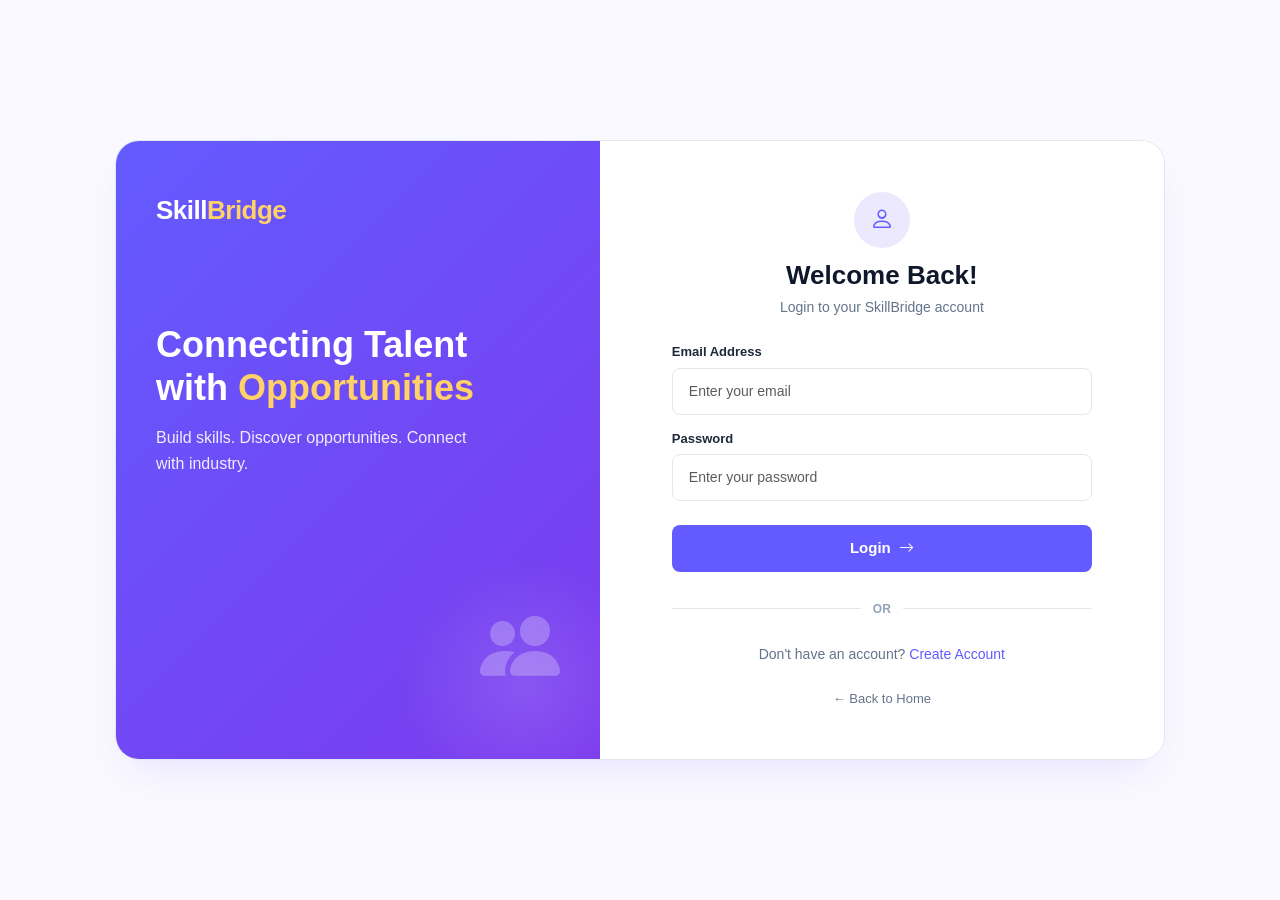
<file: industry-dashboard.html>
<!DOCTYPE html>
<html lang="en">

<head>

    <meta charset="UTF-8">
    <meta name="viewport" content="width=device-width, initial-scale=1.0">
    <title>Industry Dashboard | SkillBridge</title>
    <link rel="stylesheet" href="style.css">

    <script src="auth.js"></script>
    <script>
        const currentUser = requireAuth(["industry"]);
    </script>
</head>

<body>

<div class="app">

    <!-- SIDEBAR -->

    <aside class="sidebar">

        <div class="side-logo">
            Skill<span>Bridge</span>
        </div>

        <div class="side-title">
            Industry Portal
        </div>

        <a href="industry-dashboard.html" class="side-link active">
            <span>▣</span>
            Dashboard
        </a>

        <a href="#" class="side-link">
            <span>▤</span>
            Post Opportunity
        </a>

        <a href="#" class="side-link">
            <span>👥</span>
            Candidate Matching
        </a>

        <a href="#" class="side-link">
            <span>🤝</span>
            Academia Collaboration
        </a>

        <div class="side-title">
            Account
        </div>

        <a href="javascript:void(0)" onclick="logout()" class="side-link">
            <span>↩</span>
            Logout
        </a>

    </aside>


    <!-- MAIN -->

    <main class="main">

        <!-- TOPBAR -->

        <header class="topbar">

            <div>
                <h2>Industry Dashboard</h2>
                <p>Manage opportunities, discover talent and collaborate with academia.</p>
            </div>

            <div class="user-box" style="display:flex;align-items:center;gap:12px;">
                <div class="avatar" id="industryAvatar" style="width:40px;height:40px;border-radius:50%;background:#635bff;color:#fff;display:flex;align-items:center;justify-content:center;font-weight:bold;">
                    I
                </div>
                <div>
                    <strong id="industryName">Industry Partner</strong>
                    <br>
                    <small style="color:#666;">Industry Partner</small>
                </div>
            </div>

        </header>


        <!-- STATS -->

        <section class="stats-grid" style="margin-top:20px;">

            <div class="stat-card">
                <div class="stat-icon">💼</div>
                <div>
                    <p>Active Opportunities</p>
                    <h2>5</h2>
                    <span>Currently accepting applications</span>
                </div>
            </div>

            <div class="stat-card">
                <div class="stat-icon">📄</div>
                <div>
                    <p>Total Applications</p>
                    <h2>24</h2>
                    <span>Candidates applied</span>
                </div>
            </div>

            <div class="stat-card">
                <div class="stat-icon">⭐</div>
                <div>
                    <p>Shortlisted Candidates</p>
                    <h2>8</h2>
                    <span>Ready for interview</span>
                </div>
            </div>

        </section>

    </main>

</div>

<script>
document.addEventListener("DOMContentLoaded", () => {
    if (currentUser) {
        const name = currentUser.full_name || currentUser.name || "Industry Partner";
        document.getElementById("industryName").textContent = name;
        document.getElementById("industryAvatar").textContent = name.charAt(0).toUpperCase();
    }
});
</script>
<script src="script.js"></script>

</body>
</html>
</file>
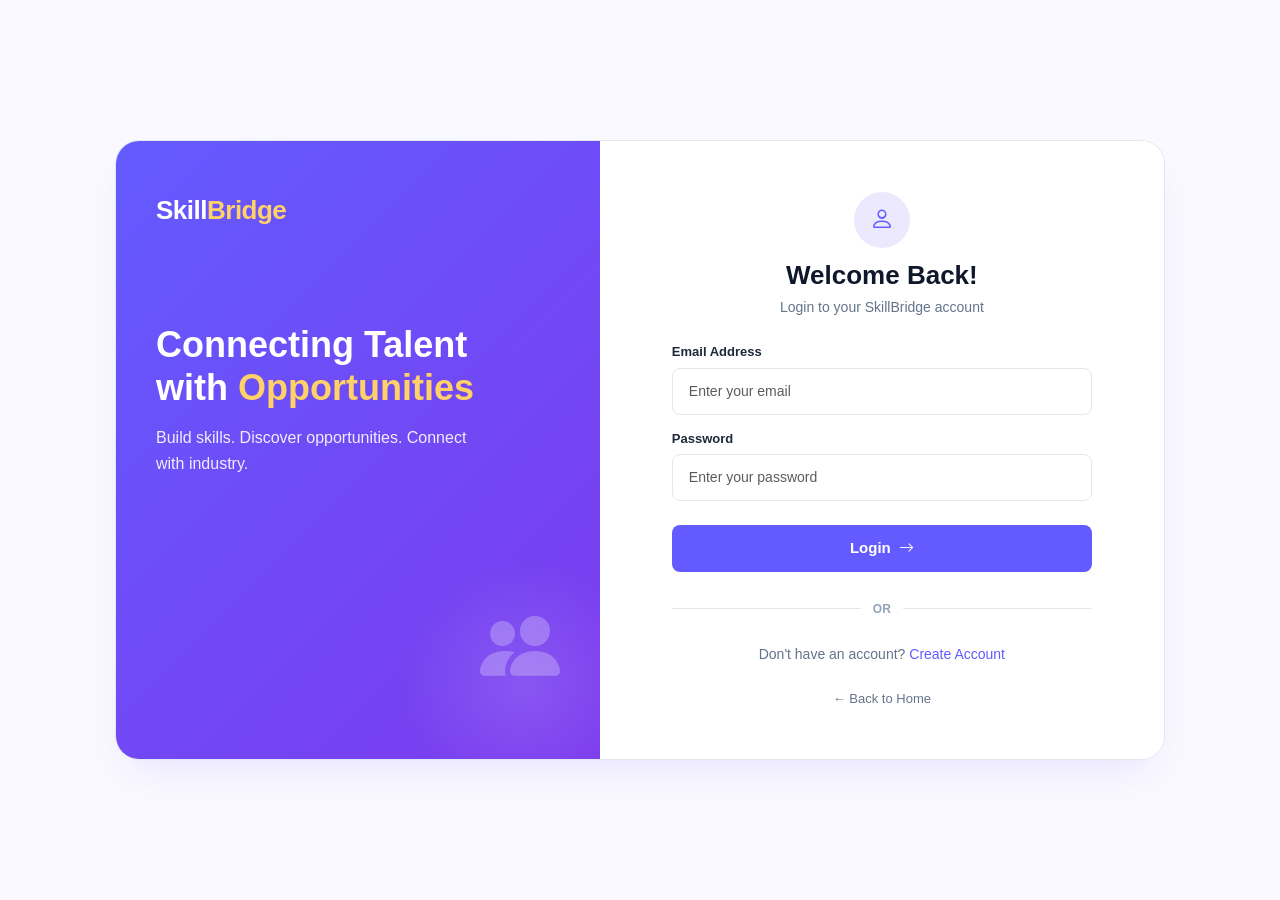
<file: login.html>
<!DOCTYPE html>
<html lang="en">

<head>

<meta charset="UTF-8">
<meta name="viewport" content="width=device-width, initial-scale=1.0">
<title>Login - SkillBridge</title>

<link href="https://cdn.jsdelivr.net/npm/bootstrap@5.3.3/dist/css/bootstrap.min.css" rel="stylesheet">
<link rel="stylesheet" href="https://cdn.jsdelivr.net/npm/bootstrap-icons@1.11.3/font/bootstrap-icons.min.css">
<link rel="stylesheet" href="style.css">

<script src="auth.js"></script>
</head>

<body class="auth-page">

<div class="auth-wrapper">

    <div class="auth-brand">

        <div class="auth-logo">
            Skill<span>Bridge</span>
        </div>

        <h1>
            Connecting Talent
            <br>
            with <span>Opportunities</span>
        </h1>

        <p>
            Build skills. Discover opportunities.
            Connect with industry.
        </p>

        <div class="auth-illustration">
            <i class="bi bi-people-fill"></i>
        </div>

    </div>


    <div class="auth-form-area">

        <div class="auth-box">

            <div class="text-center mb-4">

                <div class="auth-icon">
                    <i class="bi bi-person"></i>
                </div>

                <h2>Welcome Back!</h2>

                <p>
                    Login to your SkillBridge account
                </p>

            </div>


            <form onsubmit="handleLogin(event)">

                <label>Email Address</label>

                <input
                    type="email"
                    id="email"
                    name="email"
                    class="form-control"
                    placeholder="Enter your email"
                    required>


                <label>Password</label>

                <input
                    type="password"
                    id="password"
                    name="password"
                    class="form-control"
                    placeholder="Enter your password"
                    required>


                <button type="submit" class="btn btn-purple w-100 mt-4">
                    Login
                    <i class="bi bi-arrow-right"></i>
                </button>

            </form>


            <div class="divider">
                <span>OR</span>
            </div>


            <p class="text-center">

                Don't have an account?

                <a href="signin.html">
                    Create Account
                </a>

            </p>


            <a href="index.html" class="back-link">
                ← Back to Home
            </a>

        </div>

    </div>

</div>

<script>
function handleLogin(e) {
    e.preventDefault();
    const email = document.getElementById("email").value.trim().toLowerCase();
    const password = document.getElementById("password").value;

    if (!email || !password) {
        alert("Please enter email and password.");
        return;
    }

    const users = getUsers();
    const user = users.find(u => u.email.toLowerCase() === email && u.password === password);

    if (!user) {
        alert("Invalid email or password.");
        return;
    }

    setCurrentUser(user);

    const role = (user.role || "student").toLowerCase();
    if (role === "academician") {
        window.location.href = "academician-dashboard.html";
    } else if (role === "industry") {
        window.location.href = "industry-dashboard.html";
    } else {
        window.location.href = "dashboard.html";
    }
}
</script>
<script src="script.js"></script>

</body>
</html>
</file>
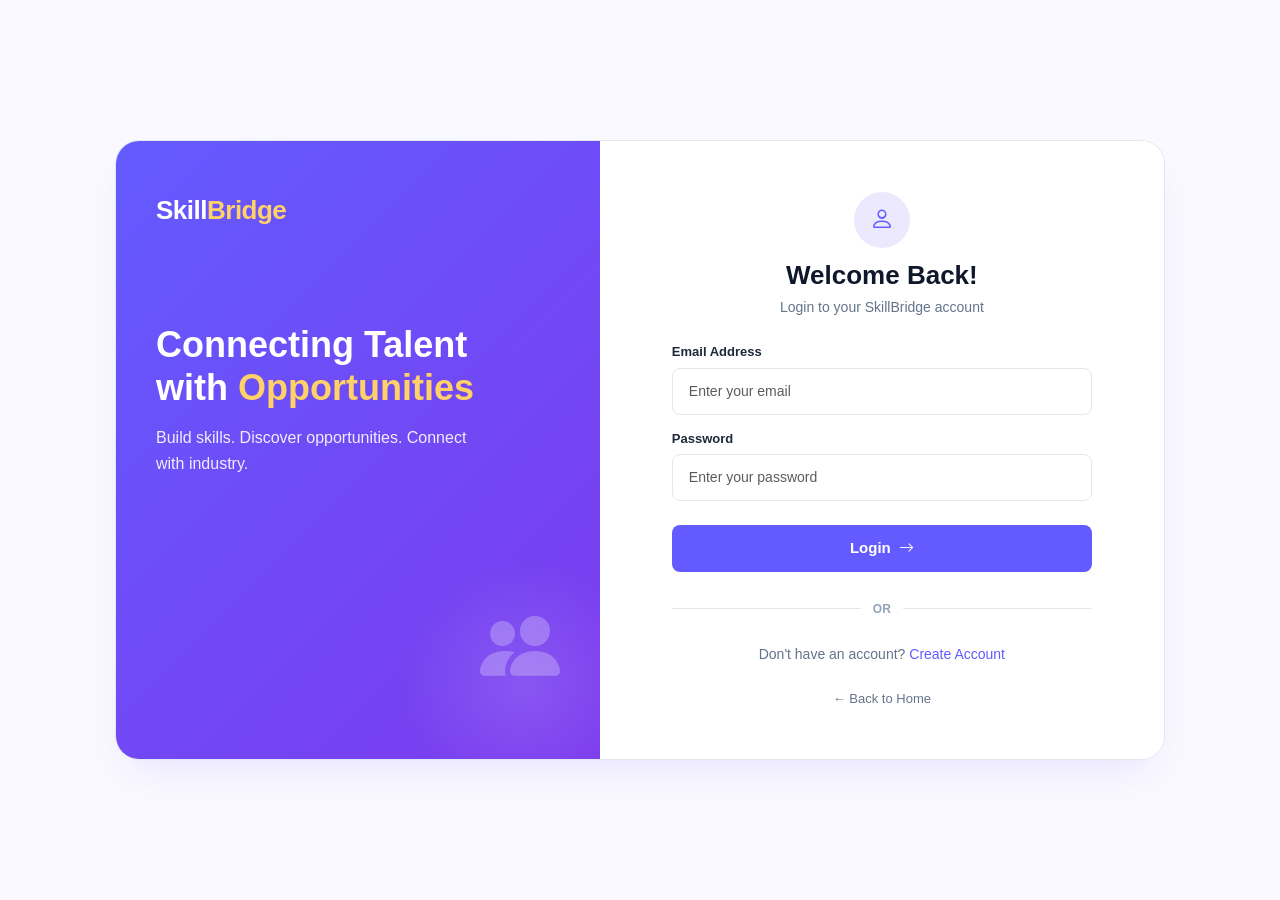
<file: opportunities.html>
<!DOCTYPE html>
<html lang="en">

<head>
    <meta charset="UTF-8">
    <meta name="viewport" content="width=device-width, initial-scale=1.0">
    <title>Opportunities | SkillBridge</title>
    <link rel="stylesheet" href="style.css">

    <script src="auth.js"></script>
    <script>
        const currentUser = requireAuth();
    </script>
</head>

<body>

<div class="app">

    <!-- SIDEBAR -->

    <aside class="sidebar">

        <div class="side-logo">
            Skill<span>Bridge</span>
        </div>

        <div class="side-title">
            Student Portal
        </div>

        <a href="dashboard.html" class="side-link">
            <span>▣</span>
            Dashboard
        </a>

        <a href="skill-assessment.html" class="side-link">
            <span>✓</span>
            Skill Assessment
        </a>

        <a href="skill-profile.html" class="side-link">
            <span>◎</span>
            Skill Profile
        </a>

        <a href="skill-gap.html" class="side-link">
            <span>◈</span>
            Skill Gap Analysis
        </a>

        <a href="ai-recommendations.html" class="side-link">
            <span>✦</span>
            AI Recommendations
        </a>

        <a href="opportunities.html" class="side-link active">
            <span>▤</span>
            Opportunities
        </a>

        <a href="applications.html" class="side-link">
            <span>▥</span>
            My Applications
        </a>

        <a href="portfolio.html" class="side-link">
            <span>◆</span>
            Digital Portfolio
        </a>

        <div class="side-title">
            Account
        </div>

        <a href="javascript:void(0)" onclick="logout()" class="side-link">
            <span>↩</span>
            Logout
        </a>

    </aside>


    <!-- MAIN CONTENT -->

    <main class="main">

        <div class="topbar">
            <div>
                <h1>Explore Industry Opportunities 💼</h1>
                <p>Browse internships, full-time roles, and research projects directly from verified partners.</p>
            </div>
        </div>

        <!-- SEARCH & FILTER BAR -->
        <div class="dashboard-card" style="padding: 16px 20px;">
            <div style="display: flex; gap: 14px; flex-wrap: wrap; align-items: center;">
                <input
                    type="text"
                    id="searchInput"
                    placeholder="Search by role, company, or skills..."
                    onkeyup="filterOpportunities()"
                    style="flex: 1; min-width: 240px; padding: 10px 16px; border: 1px solid var(--border); border-radius: var(--radius-sm); font-size: 14px;">

                <select id="typeFilter" onchange="filterOpportunities()" style="padding: 10px 14px; border: 1px solid var(--border); border-radius: var(--radius-sm); font-size: 14px; background: #fff;">
                    <option value="all">All Types</option>
                    <option value="Internship">Internship</option>
                    <option value="Full-Time">Full-Time</option>
                    <option value="Research">Research Project</option>
                </select>

                <select id="modeFilter" onchange="filterOpportunities()" style="padding: 10px 14px; border: 1px solid var(--border); border-radius: var(--radius-sm); font-size: 14px; background: #fff;">
                    <option value="all">All Modes</option>
                    <option value="Remote">Remote</option>
                    <option value="Hybrid">Hybrid</option>
                    <option value="On-Site">On-Site</option>
                </select>
            </div>
        </div>

        <!-- OPPORTUNITY LIST -->
        <div id="opportunitiesContainer" style="display: flex; flex-direction: column; gap: 16px;">
            <!-- Rendered by JS -->
        </div>

    </main>

</div>

<script>
const INITIAL_OPPORTUNITIES = [
    {
        id: 101,
        title: "Full Stack Web Developer Intern",
        company: "TechNova Solutions",
        type: "Internship",
        mode: "Remote",
        location: "Mumbai, India",
        stipend: "₹15,000 / month",
        deadline: "2026-10-20",
        skills: ["HTML/CSS", "JavaScript", "React", "Node.js", "MySQL"],
        description: "Join our agile engineering team to build customer-facing web applications. You will collaborate with senior developers and ship high-impact features."
    },
    {
        id: 102,
        title: "Junior AI & Data Science Engineer",
        company: "Cognitive Labs",
        type: "Full-Time",
        mode: "Hybrid",
        location: "Pune, India",
        stipend: "₹6,50,000 / year",
        deadline: "2026-11-05",
        skills: ["Python", "Pandas", "Scikit-Learn", "SQL"],
        description: "Work on real-world machine learning predictive pipelines and natural language processing solutions."
    },
    {
        id: 103,
        title: "Frontend UI/UX Engineering Intern",
        company: "PixelCraft Digital",
        type: "Internship",
        mode: "Remote",
        location: "Bengaluru, India",
        stipend: "₹12,000 / month",
        deadline: "2026-10-30",
        skills: ["Figma", "HTML5", "CSS3", "JavaScript"],
        description: "Translate high-fidelity wireframes into accessible, responsive web interfaces with delightful micro-interactions."
    },
    {
        id: 104,
        title: "Cloud DevOps & Infrastructure Trainee",
        company: "CloudScale Systems",
        type: "Internship",
        mode: "On-Site",
        location: "Hyderabad, India",
        stipend: "₹18,000 / month",
        deadline: "2026-11-15",
        skills: ["Linux", "Docker", "Git", "AWS"],
        description: "Learn CI/CD automation, container orchestration, and server monitoring under expert cloud architects."
    }
];

function getAppliedIds() {
    try {
        const apps = JSON.parse(localStorage.getItem("skillbridge_applications") || "[]");
        return apps.map(a => a.opportunity_id);
    } catch (e) {
        return [];
    }
}

function applyOpportunity(id) {
    const op = INITIAL_OPPORTUNITIES.find(o => o.id === id);
    if (!op) return;

    let apps = [];
    try {
        apps = JSON.parse(localStorage.getItem("skillbridge_applications") || "[]");
    } catch (e) {
        apps = [];
    }

    if (apps.some(a => a.opportunity_id === id)) {
        alert("You have already applied to this opportunity.");
        return;
    }

    apps.push({
        id: Date.now(),
        opportunity_id: id,
        title: op.title,
        company: op.company,
        type: op.type,
        location: op.location,
        applied_at: new Date().toISOString().split("T")[0],
        status: "Applied"
    });

    localStorage.setItem("skillbridge_applications", JSON.stringify(apps));
    alert(`Successfully applied for "${op.title}"!`);
    filterOpportunities();
}

function filterOpportunities() {
    const search = document.getElementById("searchInput").value.toLowerCase();
    const typeFilter = document.getElementById("typeFilter").value;
    const modeFilter = document.getElementById("modeFilter").value;
    const appliedIds = getAppliedIds();

    const container = document.getElementById("opportunitiesContainer");
    container.innerHTML = "";

    const filtered = INITIAL_OPPORTUNITIES.filter(op => {
        const matchesSearch = op.title.toLowerCase().includes(search) ||
                              op.company.toLowerCase().includes(search) ||
                              op.skills.some(s => s.toLowerCase().includes(search));
        const matchesType = typeFilter === "all" || op.type === typeFilter;
        const matchesMode = modeFilter === "all" || op.mode === modeFilter;
        return matchesSearch && matchesType && matchesMode;
    });

    if (filtered.length === 0) {
        container.innerHTML = `
            <div class="empty-state">
                <div class="empty-icon">🔍</div>
                <h3>No opportunities found</h3>
                <p>Try clearing your search or filter options.</p>
            </div>
        `;
        return;
    }

    filtered.forEach(op => {
        const isApplied = appliedIds.includes(op.id);
        const card = document.createElement("div");
        card.className = "dashboard-card";
        card.style.marginBottom = "0";

        card.innerHTML = `
            <div style="display: flex; justify-content: space-between; align-items: flex-start; gap: 16px; flex-wrap: wrap;">
                <div>
                    <span class="badge" style="background: var(--primary-light); color: var(--primary); font-weight: 700; padding: 4px 10px; border-radius: var(--radius-full); font-size: 12px;">
                        ${op.type} • ${op.mode}
                    </span>
                    <h2 style="font-size: 20px; font-weight: 800; color: var(--dark); margin: 8px 0 4px 0;">
                        ${op.title}
                    </h2>
                    <p style="color: var(--primary); font-weight: 600; font-size: 14px; margin-bottom: 8px;">
                        ${op.company} • <span style="color: var(--text-muted); font-weight: normal;">📍 ${op.location}</span>
                    </p>
                    <p style="color: var(--text-muted); font-size: 14px; line-height: 1.5; margin-bottom: 14px; max-width: 700px;">
                        ${op.description}
                    </p>
                    <div style="display: flex; gap: 8px; flex-wrap: wrap; margin-bottom: 12px;">
                        ${op.skills.map(s => `<span style="background:#f1f5f9;color:#334155;font-size:12px;font-weight:600;padding:4px 10px;border-radius:6px;">${s}</span>`).join('')}
                    </div>
                    <span style="font-size: 13px; color: var(--text-light);">
                        💰 ${op.stipend} • ⏳ Deadline: ${op.deadline}
                    </span>
                </div>
                <div>
                    ${isApplied
                        ? `<button class="secondary-btn" style="background:#dcfce7;color:#166534;border-color:#bbf7d0;font-weight:700;padding:10px 20px;cursor:default;" disabled>
                            ✓ Applied
                           </button>`
                        : `<button class="btn-purple" onclick="applyOpportunity(${op.id})">
                            Apply Now →
                           </button>`
                    }
                </div>
            </div>
        `;
        container.appendChild(card);
    });
}

document.addEventListener("DOMContentLoaded", () => {
    filterOpportunities();
});
</script>
<script src="script.js"></script>

</body>
</html>
</file>
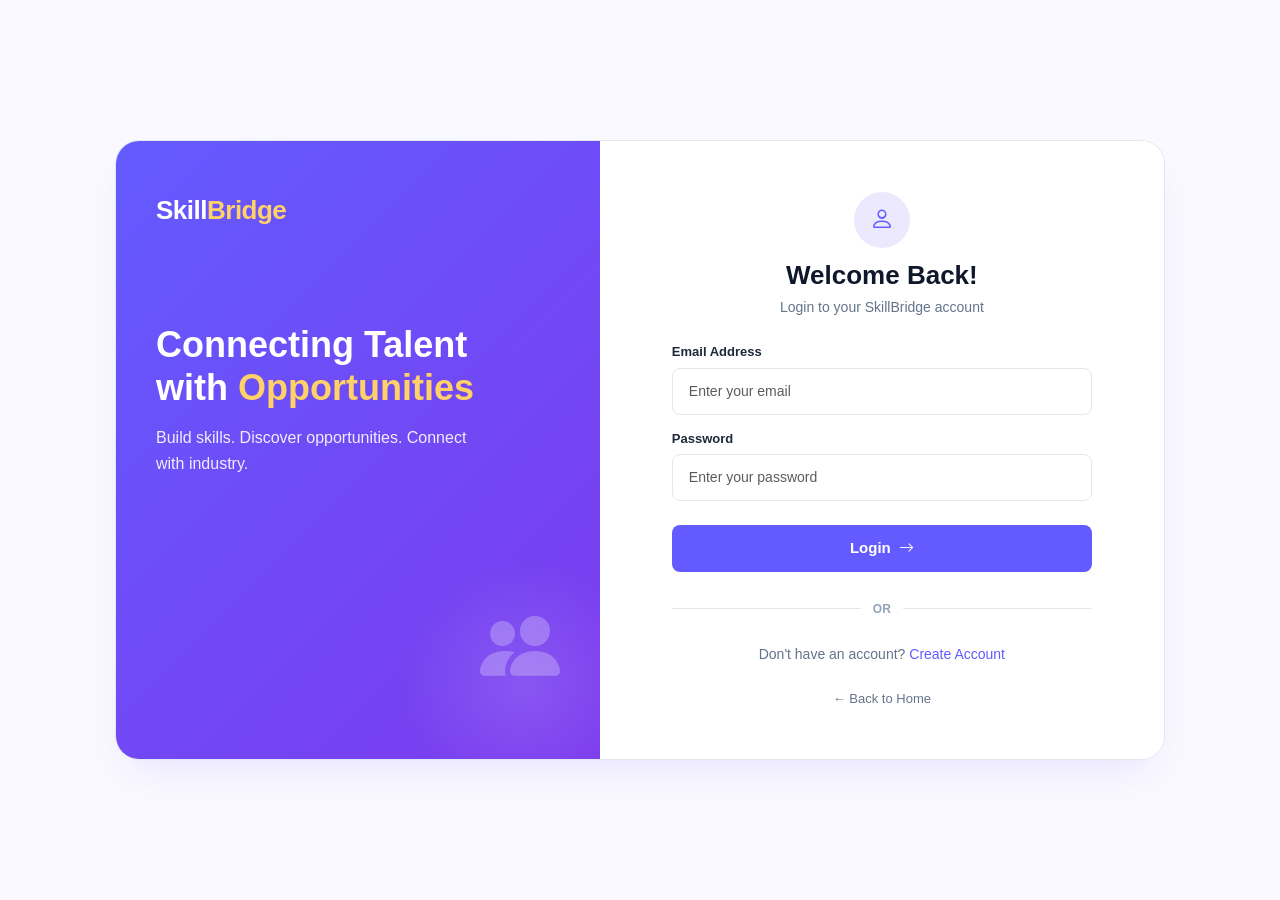
<file: portfolio.html>
<!DOCTYPE html>
<html lang="en">

<head>
    <meta charset="UTF-8">
    <meta name="viewport" content="width=device-width, initial-scale=1.0">
    <title>Digital Portfolio | SkillBridge</title>
    <link rel="stylesheet" href="style.css">

    <script src="auth.js"></script>
    <script>
        const currentUser = requireAuth();
    </script>
</head>

<body>

<div class="app">

    <!-- SIDEBAR -->

    <aside class="sidebar">

        <div class="side-logo">
            Skill<span>Bridge</span>
        </div>

        <div class="side-title">
            Student Portal
        </div>

        <a href="dashboard.html" class="side-link">
            <span>▣</span>
            Dashboard
        </a>

        <a href="skill-assessment.html" class="side-link">
            <span>✓</span>
            Skill Assessment
        </a>

        <a href="skill-profile.html" class="side-link">
            <span>◎</span>
            Skill Profile
        </a>

        <a href="skill-gap.html" class="side-link">
            <span>◈</span>
            Skill Gap Analysis
        </a>

        <a href="ai-recommendations.html" class="side-link">
            <span>✦</span>
            AI Recommendations
        </a>

        <a href="opportunities.html" class="side-link">
            <span>▤</span>
            Opportunities
        </a>

        <a href="applications.html" class="side-link">
            <span>▥</span>
            My Applications
        </a>

        <a href="portfolio.html" class="side-link active">
            <span>◆</span>
            Digital Portfolio
        </a>

        <div class="side-title">
            Account
        </div>

        <a href="javascript:void(0)" onclick="logout()" class="side-link">
            <span>↩</span>
            Logout
        </a>

    </aside>


    <!-- MAIN CONTENT -->

    <main class="main">

        <div class="topbar">
            <div>
                <h1>Digital Career Portfolio ◆</h1>
                <p>Public showcase of your verified skills, live projects, and professional certifications.</p>
            </div>
            <button onclick="alert('Shareable link copied to clipboard!')" class="secondary-btn">
                🔗 Share Portfolio
            </button>
        </div>

        <!-- HEADLINE & ABOUT -->
        <div class="dashboard-card">
            <div style="display: flex; justify-content: space-between; align-items: flex-start; gap: 20px; flex-wrap: wrap;">
                <div>
                    <h2 id="portfolioUserName" style="font-size: 24px; font-weight: 800; color: var(--dark); margin-bottom: 6px;">Student Name</h2>
                    <p id="portfolioHeadline" style="font-size: 16px; font-weight: 600; color: var(--primary); margin-bottom: 12px;">Full Stack Web Developer | Aspiring Software Engineer</p>
                    <p id="portfolioAbout" style="color: var(--text-muted); line-height: 1.6; max-width: 750px;">
                        Passionate about crafting intuitive, high-performance web applications using modern JavaScript frameworks, clean relational schemas, and cloud-native practices.
                    </p>
                </div>
                <button onclick="editAbout()" class="secondary-btn">Edit Summary</button>
            </div>
        </div>

        <!-- PROJECTS SHOWCASE -->
        <div class="dashboard-card">
            <div class="card-header">
                <div>
                    <h2>Featured Projects</h2>
                    <p>Hands-on applications built and deployed</p>
                </div>
                <button onclick="addProject()" class="btn-purple">+ Add Project</button>
            </div>

            <div id="projectsList" style="display: grid; grid-template-columns: repeat(auto-fit, minmax(280px, 1fr)); gap: 16px;">
                <!-- Rendered by JS -->
            </div>
        </div>

        <!-- CERTIFICATIONS -->
        <div class="dashboard-card">
            <div class="card-header">
                <div>
                    <h2>Verified Certifications</h2>
                    <p>Credentials earned and validated</p>
                </div>
                <button onclick="addCert()" class="secondary-btn">+ Add Certificate</button>
            </div>

            <div id="certsList" style="display: flex; flex-direction: column; gap: 12px;">
                <!-- Rendered by JS -->
            </div>
        </div>

    </main>

</div>

<script>
let projects = [
    {
        id: 1,
        title: "SkillBridge Web Platform",
        desc: "Interactive talent discovery engine with role-based authentication and candidate gap matching.",
        tech: "JavaScript, HTML5, CSS3, SQL",
        url: "https://github.com/example/skillbridge"
    },
    {
        id: 2,
        title: "Distributed Task Scheduler",
        desc: "Fault-tolerant background job execution worker pool with Redis queueing.",
        tech: "Node.js, Redis, Docker",
        url: "https://github.com/example/scheduler"
    }
];

let certs = [
    {
        id: 1,
        name: "Meta Certified Front-End Developer",
        org: "Coursera / Meta",
        date: "2026-05"
    },
    {
        id: 2,
        name: "AWS Certified Cloud Practitioner",
        org: "Amazon Web Services",
        date: "2026-03"
    }
];

function loadPortfolio() {
    const user = getCurrentUser();
    if (user) {
        document.getElementById("portfolioUserName").textContent = user.full_name || user.name || "Student Name";
    }

    const savedP = localStorage.getItem("skillbridge_projects");
    if (savedP) {
        try { projects = JSON.parse(savedP); } catch(e){}
    }
    const savedC = localStorage.getItem("skillbridge_certs");
    if (savedC) {
        try { certs = JSON.parse(savedC); } catch(e){}
    }

    renderProjects();
    renderCerts();
}

function renderProjects() {
    const container = document.getElementById("projectsList");
    container.innerHTML = "";
    projects.forEach((p, idx) => {
        const div = document.createElement("div");
        div.style = "padding: 18px; border: 1px solid var(--border); border-radius: 12px; background: #fff;";
        div.innerHTML = `
            <div style="display:flex;justify-content:space-between;align-items:flex-start;">
                <h3 style="font-size: 16px; font-weight: 700; color: var(--dark);">${p.title}</h3>
                <span onclick="removeProject(${idx})" style="cursor:pointer;color:#ef4444;font-size:14px;">✕</span>
            </div>
            <p style="font-size: 13px; color: var(--text-muted); margin: 8px 0 12px 0; line-height: 1.4;">${p.desc}</p>
            <span style="font-size: 12px; font-weight: 600; color: var(--primary); background: var(--primary-light); padding: 4px 8px; border-radius: 4px;">${p.tech}</span>
        `;
        container.appendChild(div);
    });
}

function renderCerts() {
    const container = document.getElementById("certsList");
    container.innerHTML = "";
    certs.forEach((c, idx) => {
        const div = document.createElement("div");
        div.className = "op-card";
        div.innerHTML = `
            <div>
                <span class="badge" style="background:#dcfce7;color:#166534;font-weight:700;padding:2px 8px;border-radius:4px;font-size:11px;">Verified ✓</span>
                <h3 style="margin-top: 4px;">${c.name}</h3>
                <p>${c.org} • Issued ${c.date}</p>
            </div>
            <button onclick="removeCert(${idx})" class="secondary-btn" style="color:#ef4444;border-color:#fee2e2;">Remove</button>
        `;
        container.appendChild(div);
    });
}

function addProject() {
    const title = prompt("Enter project title:");
    if (!title) return;
    const desc = prompt("Enter brief project description:") || "Demonstration project.";
    const tech = prompt("Enter technologies used (e.g. React, Python):") || "Web Tech";
    projects.push({ id: Date.now(), title, desc, tech });
    localStorage.setItem("skillbridge_projects", JSON.stringify(projects));
    renderProjects();
}

function removeProject(idx) {
    projects.splice(idx, 1);
    localStorage.setItem("skillbridge_projects", JSON.stringify(projects));
    renderProjects();
}

function addCert() {
    const name = prompt("Enter certification title:");
    if (!name) return;
    const org = prompt("Enter issuing organization:") || "Verified Partner";
    const date = new Date().toISOString().split("T")[0];
    certs.push({ id: Date.now(), name, org, date });
    localStorage.setItem("skillbridge_certs", JSON.stringify(certs));
    renderCerts();
}

function removeCert(idx) {
    certs.splice(idx, 1);
    localStorage.setItem("skillbridge_certs", JSON.stringify(certs));
    renderCerts();
}

function editAbout() {
    const newHeadline = prompt("Update your professional headline:", document.getElementById("portfolioHeadline").textContent);
    if (newHeadline) document.getElementById("portfolioHeadline").textContent = newHeadline;
    const newAbout = prompt("Update your bio summary:", document.getElementById("portfolioAbout").textContent);
    if (newAbout) document.getElementById("portfolioAbout").textContent = newAbout;
}

document.addEventListener("DOMContentLoaded", () => {
    loadPortfolio();
});
</script>
<script src="script.js"></script>

</body>
</html>
</file>
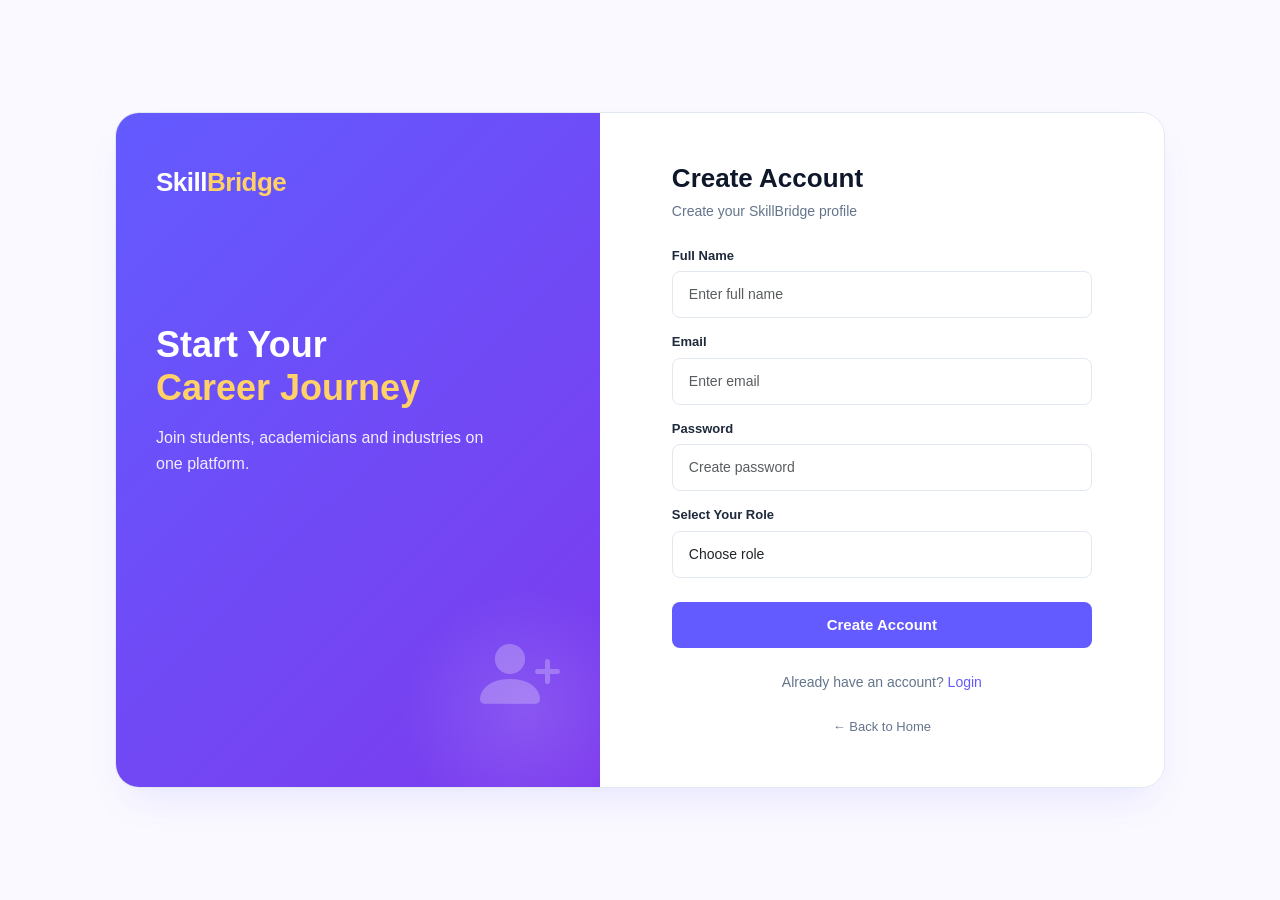
<file: signin.html>
<!DOCTYPE html>
<html lang="en">

<head>

    <meta charset="UTF-8">
    <meta name="viewport" content="width=device-width, initial-scale=1.0">
    <title>Create Account - SkillBridge</title>

    <!-- Bootstrap -->
    <link
        href="https://cdn.jsdelivr.net/npm/bootstrap@5.3.3/dist/css/bootstrap.min.css"
        rel="stylesheet">

    <!-- Bootstrap Icons -->
    <link
        rel="stylesheet"
        href="https://cdn.jsdelivr.net/npm/bootstrap-icons@1.11.3/font/bootstrap-icons.min.css">

    <!-- Custom CSS -->
    <link
        rel="stylesheet"
        href="style.css">

    <script src="auth.js"></script>
</head>

<body class="auth-page">

<div class="auth-wrapper">

    <!-- =========================
         LEFT SIDE
    ========================== -->
    <div class="auth-brand">

        <div class="auth-logo">
            Skill<span>Bridge</span>
        </div>

        <h1>
            Start Your
            <br>
            <span>Career Journey</span>
        </h1>

        <p>
            Join students, academicians and
            industries on one platform.
        </p>

        <div class="auth-illustration">
            <i class="bi bi-person-plus-fill"></i>
        </div>

    </div>

    <!-- =========================
         RIGHT SIDE
    ========================== -->
    <div class="auth-form-area">

        <div class="auth-box">

            <h2>
                Create Account
            </h2>

            <p>
                Create your SkillBridge profile
            </p>

            <!-- =========================
                 REGISTRATION FORM
            ========================== -->
            <form onsubmit="handleRegister(event)">

                <!-- FULL NAME -->
                <label for="full_name">
                    Full Name
                </label>

                <input
                    type="text"
                    id="full_name"
                    name="full_name"
                    class="form-control"
                    placeholder="Enter full name"
                    required>

                <!-- EMAIL -->
                <label for="email">
                    Email
                </label>

                <input
                    type="email"
                    id="email"
                    name="email"
                    class="form-control"
                    placeholder="Enter email"
                    required>

                <!-- PASSWORD -->
                <label for="password">
                    Password
                </label>

                <input
                    type="password"
                    id="password"
                    name="password"
                    class="form-control"
                    placeholder="Create password"
                    minlength="6"
                    required>

                <!-- ROLE -->
                <label for="role">
                    Select Your Role
                </label>

                <select
                    id="role"
                    name="role"
                    class="form-select"
                    required>

                    <option value="">
                        Choose role
                    </option>

                    <option value="student">
                        Student
                    </option>

                    <option value="industry">
                        Industry
                    </option>

                    <option value="academician">
                        Academician
                    </option>

                    <option value="institution">
                        Institution
                    </option>

                </select>

                <!-- BUTTON -->
                <button
                    type="submit"
                    class="btn btn-purple w-100 mt-4">
                    Create Account
                </button>

            </form>

            <!-- LOGIN -->
            <p class="text-center mt-4">
                Already have an account?
                <a href="login.html">
                    Login
                </a>
            </p>

            <a href="index.html" class="back-link">
                ← Back to Home
            </a>

        </div>

    </div>

</div>

<script>
function handleRegister(e) {
    e.preventDefault();
    const fullName = document.getElementById("full_name").value.trim();
    const email = document.getElementById("email").value.trim().toLowerCase();
    const password = document.getElementById("password").value;
    const role = document.getElementById("role").value;

    if (!fullName || !email || !password || !role) {
        alert("Please fill in all fields.");
        return;
    }

    if (password.length < 6) {
        alert("Password must be at least 6 characters.");
        return;
    }

    const users = getUsers();
    const existing = users.find(u => u.email.toLowerCase() === email);
    if (existing) {
        alert("Email already registered. Please login.");
        window.location.href = "login.html";
        return;
    }

    const newUser = {
        id: Date.now(),
        full_name: fullName,
        email: email,
        password: password,
        role: role.toLowerCase()
    };

    saveUser(newUser);
    setCurrentUser(newUser);

    alert("Account created successfully! Please login.");
    window.location.href = "login.html";
}
</script>
<script src="script.js"></script>

</body>

</html>
</file>
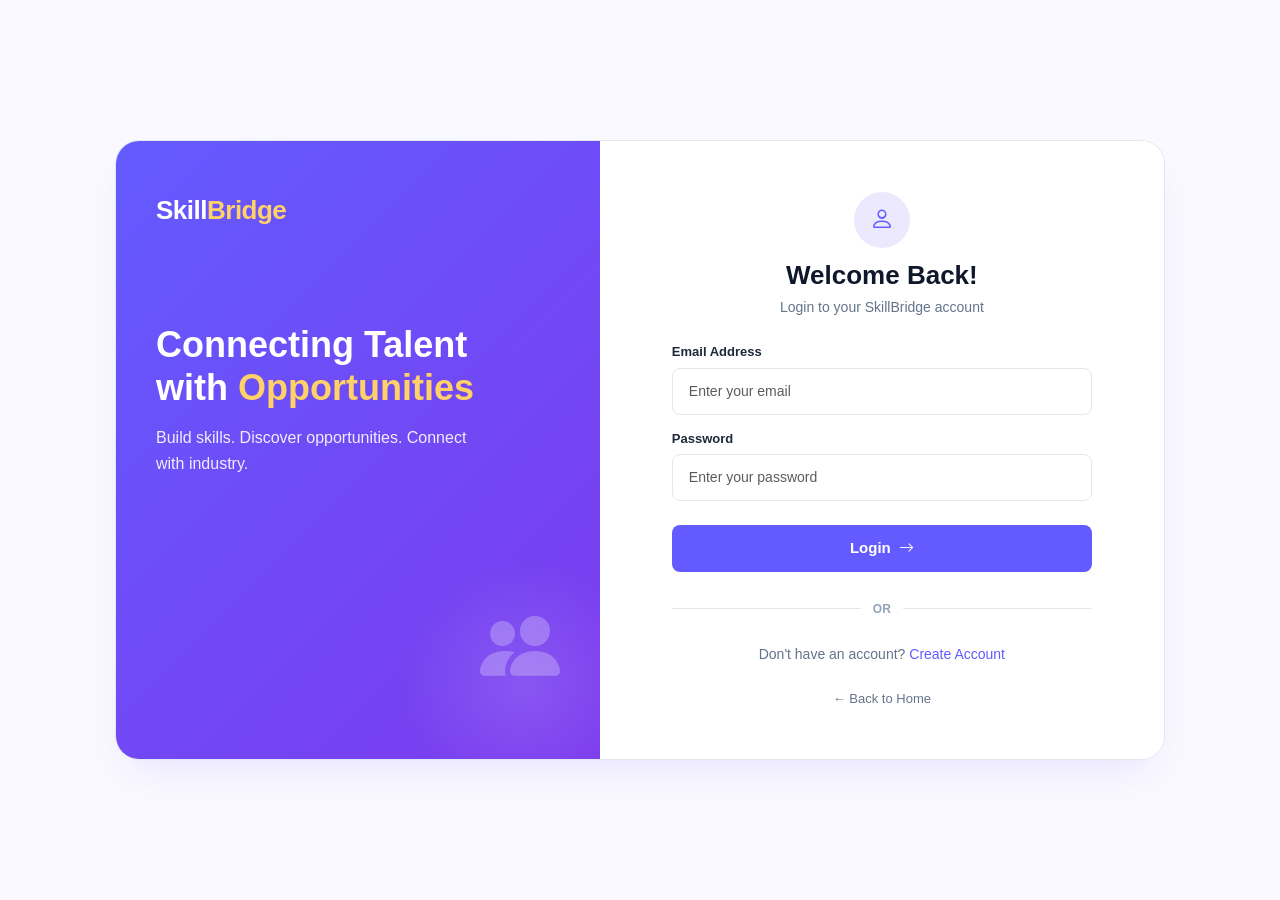
<file: skill-assessment.html>
<!DOCTYPE html>
<html lang="en">

<head>
    <meta charset="UTF-8">
    <meta name="viewport" content="width=device-width, initial-scale=1.0">
    <title>Skill Assessment | SkillBridge</title>
    <link rel="stylesheet" href="style.css">

    <script src="auth.js"></script>
    <script>
        const currentUser = requireAuth();
    </script>
</head>

<body>

<div class="app">

    <!-- SIDEBAR -->

    <aside class="sidebar">

        <div class="side-logo">
            Skill<span>Bridge</span>
        </div>

        <div class="side-title">
            Student Portal
        </div>

        <a href="dashboard.html" class="side-link">
            <span>▣</span>
            Dashboard
        </a>

        <a href="skill-assessment.html" class="side-link active">
            <span>✓</span>
            Skill Assessment
        </a>

        <a href="skill-profile.html" class="side-link">
            <span>◎</span>
            Skill Profile
        </a>

        <a href="skill-gap.html" class="side-link">
            <span>◈</span>
            Skill Gap Analysis
        </a>

        <a href="ai-recommendations.html" class="side-link">
            <span>✦</span>
            AI Recommendations
        </a>

        <a href="opportunities.html" class="side-link">
            <span>▤</span>
            Opportunities
        </a>

        <a href="applications.html" class="side-link">
            <span>▥</span>
            My Applications
        </a>

        <a href="portfolio.html" class="side-link">
            <span>◆</span>
            Digital Portfolio
        </a>

        <div class="side-title">
            Account
        </div>

        <a href="javascript:void(0)" onclick="logout()" class="side-link">
            <span>↩</span>
            Logout
        </a>

    </aside>


    <!-- MAIN CONTENT -->

    <main class="main">

        <div class="topbar">
            <div>
                <h1>Technical Skill Assessment ✓</h1>
                <p>Test your foundational engineering knowledge and unlock job recommendations.</p>
            </div>
        </div>

        <div class="quiz-container">

            <!-- QUIZ VIEW -->
            <div id="quizView">
                <div class="d-flex justify-content-between align-items-center mb-2" style="display:flex;justify-content:space-between;margin-bottom:8px;">
                    <span id="questionCounter" style="font-weight:700;font-size:14px;color:var(--text-muted);">Question 1 of 5</span>
                    <span id="categoryLabel" class="quiz-category">Web Development</span>
                </div>

                <div class="quiz-progress-bar">
                    <div class="quiz-progress-fill" id="progressFill" style="width: 20%;"></div>
                </div>

                <div class="quiz-question-box">
                    <h3 id="questionText">Loading question...</h3>

                    <div class="quiz-options" id="optionsContainer">
                        <!-- Options generated via JS -->
                    </div>

                    <div style="margin-top: 24px; display: flex; justify-content: flex-end;">
                        <button id="nextBtn" class="btn-purple" onclick="nextQuestion()" disabled>
                            Next Question →
                        </button>
                    </div>
                </div>
            </div>

            <!-- RESULTS VIEW -->
            <div id="resultsView" style="display: none;">
                <div class="quiz-results-card">
                    <div class="quiz-score-circle">
                        <h1 id="scorePercent">0%</h1>
                        <span>Your Score</span>
                    </div>

                    <h2 style="font-size: 24px; font-weight: 800; color: var(--dark); margin-bottom: 8px;">
                        Assessment Completed!
                    </h2>
                    <p id="scoreSummary" style="color: var(--text-muted); margin-bottom: 24px;">
                        You scored 0 out of 5 questions correctly.
                    </p>

                    <div style="display: flex; justify-content: center; gap: 14px; flex-wrap: wrap;">
                        <a href="skill-gap.html" class="btn-purple">
                            View Skill Gap Analysis ◈
                        </a>
                        <a href="dashboard.html" class="secondary-btn" style="padding: 12px 20px;">
                            Back to Dashboard
                        </a>
                        <button onclick="restartQuiz()" class="secondary-btn" style="padding: 12px 20px;">
                            Retake Assessment
                        </button>
                    </div>
                </div>
            </div>

        </div>

    </main>

</div>

<script>
const QUESTIONS = [
    {
        category: "Web Development",
        question: "Which of the following is true about 'const' in modern JavaScript?",
        options: [
            "It creates a variable that can be re-assigned at any time.",
            "It creates a block-scoped variable that cannot be re-assigned.",
            "It creates a globally hoisted variable equivalent to 'var'.",
            "It freezes the internal properties of objects automatically."
        ],
        correct: 1
    },
    {
        category: "Database & SQL",
        question: "Which SQL clause is used to filter aggregated data generated by GROUP BY?",
        options: [
            "WHERE",
            "ORDER BY",
            "HAVING",
            "JOIN"
        ],
        correct: 2
    },
    {
        category: "API & Backend",
        question: "Which HTTP status code signifies that a requested resource was successfully created?",
        options: [
            "200 OK",
            "201 Created",
            "204 No Content",
            "301 Moved Permanently"
        ],
        correct: 1
    },
    {
        category: "Data Structures",
        question: "Which data structure operates on a First-In, First-Out (FIFO) principle?",
        options: [
            "Stack",
            "Queue",
            "Binary Search Tree",
            "Max Heap"
        ],
        correct: 1
    },
    {
        category: "Version Control",
        question: "Which Git command creates a new branch named 'feature' and immediately switches to it?",
        options: [
            "git branch feature",
            "git switch feature",
            "git checkout -b feature",
            "git merge feature"
        ],
        correct: 2
    }
];

let currentIndex = 0;
let userAnswers = [];

function loadQuestion() {
    const q = QUESTIONS[currentIndex];
    document.getElementById("questionCounter").textContent = `Question ${currentIndex + 1} of ${QUESTIONS.length}`;
    document.getElementById("categoryLabel").textContent = q.category;
    document.getElementById("questionText").textContent = q.question;
    document.getElementById("progressFill").style.width = `${((currentIndex + 1) / QUESTIONS.length) * 100}%`;

    const container = document.getElementById("optionsContainer");
    container.innerHTML = "";

    const letters = ["A", "B", "C", "D"];
    q.options.forEach((opt, idx) => {
        const btn = document.createElement("button");
        btn.type = "button";
        btn.className = "quiz-option-btn";
        if (userAnswers[currentIndex] === idx) {
            btn.classList.add("selected");
        }
        btn.innerHTML = `<span class="quiz-option-letter">${letters[idx]}</span> <span>${opt}</span>`;
        btn.onclick = () => selectOption(idx);
        container.appendChild(btn);
    });

    const nextBtn = document.getElementById("nextBtn");
    nextBtn.disabled = userAnswers[currentIndex] === undefined;
    nextBtn.textContent = currentIndex === QUESTIONS.length - 1 ? "Submit Assessment ✓" : "Next Question →";
}

function selectOption(idx) {
    userAnswers[currentIndex] = idx;
    const buttons = document.querySelectorAll(".quiz-option-btn");
    buttons.forEach((b, i) => {
        b.classList.toggle("selected", i === idx);
    });
    document.getElementById("nextBtn").disabled = false;
}

function nextQuestion() {
    if (currentIndex < QUESTIONS.length - 1) {
        currentIndex++;
        loadQuestion();
    } else {
        finishAssessment();
    }
}

function finishAssessment() {
    let score = 0;
    QUESTIONS.forEach((q, i) => {
        if (userAnswers[i] === q.correct) {
            score++;
        }
    });

    const percent = Math.round((score / QUESTIONS.length) * 100);

    // Save to localStorage
    const assessmentData = {
        score: score,
        total: QUESTIONS.length,
        percent: percent,
        completedAt: new Date().toISOString()
    };
    localStorage.setItem("skillbridge_assessment", JSON.stringify(assessmentData));

    document.getElementById("quizView").style.display = "none";
    document.getElementById("resultsView").style.display = "block";
    document.getElementById("scorePercent").textContent = `${percent}%`;
    document.getElementById("scoreSummary").textContent = `You correctly answered ${score} out of ${QUESTIONS.length} questions.`;
}

function restartQuiz() {
    currentIndex = 0;
    userAnswers = [];
    document.getElementById("quizView").style.display = "block";
    document.getElementById("resultsView").style.display = "none";
    loadQuestion();
}

document.addEventListener("DOMContentLoaded", () => {
    loadQuestion();
});
</script>
<script src="script.js"></script>

</body>
</html>
</file>
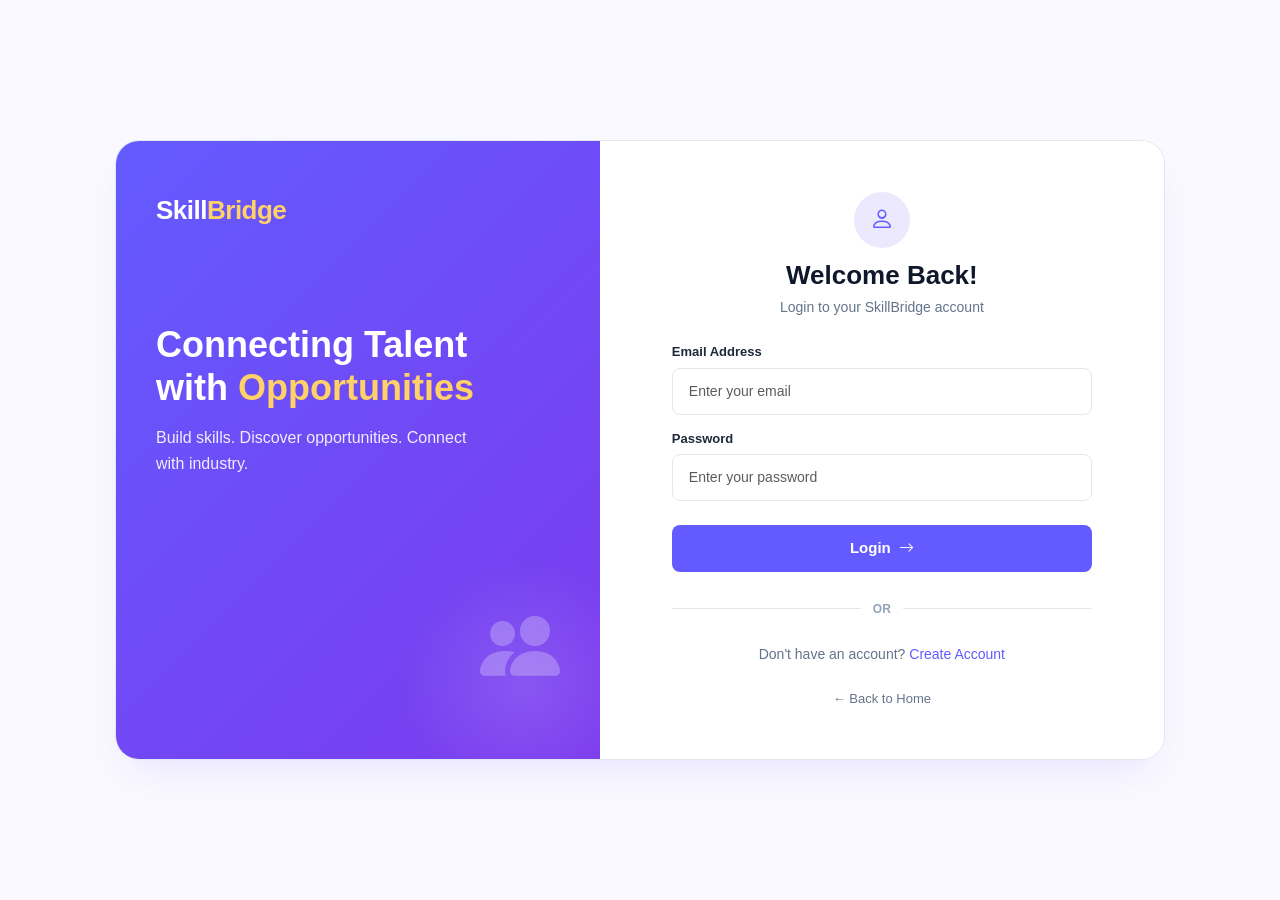
<file: skill-gap.html>
<!DOCTYPE html>
<html lang="en">

<head>
    <meta charset="UTF-8">
    <meta name="viewport" content="width=device-width, initial-scale=1.0">
    <title>Skill Gap Analysis | SkillBridge</title>
    <link rel="stylesheet" href="style.css">

    <script src="auth.js"></script>
    <script>
        const currentUser = requireAuth();
    </script>
</head>

<body>

<div class="app">

    <!-- SIDEBAR -->

    <aside class="sidebar">

        <div class="side-logo">
            Skill<span>Bridge</span>
        </div>

        <div class="side-title">
            Student Portal
        </div>

        <a href="dashboard.html" class="side-link">
            <span>▣</span>
            Dashboard
        </a>

        <a href="skill-assessment.html" class="side-link">
            <span>✓</span>
            Skill Assessment
        </a>

        <a href="skill-profile.html" class="side-link">
            <span>◎</span>
            Skill Profile
        </a>

        <a href="skill-gap.html" class="side-link active">
            <span>◈</span>
            Skill Gap Analysis
        </a>

        <a href="ai-recommendations.html" class="side-link">
            <span>✦</span>
            AI Recommendations
        </a>

        <a href="opportunities.html" class="side-link">
            <span>▤</span>
            Opportunities
        </a>

        <a href="applications.html" class="side-link">
            <span>▥</span>
            My Applications
        </a>

        <a href="portfolio.html" class="side-link">
            <span>◆</span>
            Digital Portfolio
        </a>

        <div class="side-title">
            Account
        </div>

        <a href="javascript:void(0)" onclick="logout()" class="side-link">
            <span>↩</span>
            Logout
        </a>

    </aside>


    <!-- MAIN CONTENT -->

    <main class="main">

        <div class="topbar">
            <div>
                <h1>Skill Gap Analysis ◈</h1>
                <p>Compare your current competencies against live industry benchmarks to target what to learn next.</p>
            </div>
            <a href="skill-assessment.html" class="btn-purple">
                Retake Assessment ✓
            </a>
        </div>

        <!-- TARGET ROLE SELECTOR -->
        <div class="dashboard-card" style="padding: 16px 20px;">
            <div style="display: flex; align-items: center; justify-content: space-between; flex-wrap: wrap; gap: 14px;">
                <div>
                    <label style="font-size: 13px; font-weight: 700; color: var(--text-muted); display: block;">Select Target Career Role:</label>
                    <select id="roleSelector" onchange="renderGapAnalysis()" style="font-size: 16px; font-weight: 700; color: var(--dark); padding: 8px 12px; border: 1px solid var(--border); border-radius: 8px; margin-top: 4px; background: #fff;">
                        <option value="fullstack">Full Stack Web Developer</option>
                        <option value="data">Data Analyst & Python Engineer</option>
                        <option value="devops">DevOps & Cloud Engineer</option>
                    </select>
                </div>

                <div style="text-align: right;">
                    <span style="font-size: 12px; color: var(--text-light); font-weight: 600;">Match Readiness</span>
                    <h2 id="overallReadiness" style="font-size: 28px; font-weight: 800; color: var(--primary); margin: 0;">75%</h2>
                </div>
            </div>
        </div>

        <!-- SKILL GAP BREAKDOWN -->
        <div class="dashboard-card">
            <div class="card-header">
                <h2>Competency Matrix</h2>
                <p>Status breakdown against required job profile skills</p>
            </div>

            <div id="gapMatrixContainer" style="display: flex; flex-direction: column; gap: 16px;">
                <!-- Rendered by JS -->
            </div>
        </div>

        <!-- CALL TO ACTION -->
        <div class="dashboard-card" style="background: linear-gradient(135deg, #faf9ff, #f3f0ff); border-color: #e9d5ff;">
            <div style="display: flex; justify-content: space-between; align-items: center; flex-wrap: wrap; gap: 16px;">
                <div>
                    <h3 style="font-size: 18px; font-weight: 800; color: var(--dark); margin-bottom: 4px;">Ready to Bridge Your Skill Gaps?</h3>
                    <p style="color: var(--text-muted); margin: 0;">Our AI has created a personalized learning path with curated free courses and projects.</p>
                </div>
                <a href="ai-recommendations.html" class="btn-purple">
                    View AI Action Plan →
                </a>
            </div>
        </div>

    </main>

</div>

<script>
const BENCHMARKS = {
    fullstack: {
        role: "Full Stack Web Developer",
        readiness: "78%",
        skills: [
            { name: "JavaScript / ES6+", status: "Acquired", level: "90%", badge: "Acquired ✓", color: "#16a34a", bg: "#dcfce7" },
            { name: "HTML5 & Modern CSS3", status: "Acquired", level: "85%", badge: "Acquired ✓", color: "#16a34a", bg: "#dcfce7" },
            { name: "Relational SQL (MySQL/Postgres)", status: "Acquired", level: "80%", badge: "Acquired ✓", color: "#16a34a", bg: "#dcfce7" },
            { name: "React.js & Component Architecture", status: "In Progress", level: "65%", badge: "Needs Improvement ⏳", color: "#d97706", bg: "#fef3c7" },
            { name: "Docker & Container Deployment", status: "Missing", level: "25%", badge: "High Priority Gap ⚠️", color: "#dc2626", bg: "#fee2e2" }
        ]
    },
    data: {
        role: "Data Analyst & Python Engineer",
        readiness: "70%",
        skills: [
            { name: "Python Scripting & OOP", status: "Acquired", level: "85%", badge: "Acquired ✓", color: "#16a34a", bg: "#dcfce7" },
            { name: "SQL Queries & Aggregations", status: "Acquired", level: "85%", badge: "Acquired ✓", color: "#16a34a", bg: "#dcfce7" },
            { name: "Pandas & Data Cleaning", status: "In Progress", level: "60%", badge: "Needs Improvement ⏳", color: "#d97706", bg: "#fef3c7" },
            { name: "Tableau / PowerBI Dashboards", status: "Missing", level: "30%", badge: "High Priority Gap ⚠️", color: "#dc2626", bg: "#fee2e2" }
        ]
    },
    devops: {
        role: "DevOps & Cloud Engineer",
        readiness: "52%",
        skills: [
            { name: "Linux Administration & Shell", status: "Acquired", level: "75%", badge: "Acquired ✓", color: "#16a34a", bg: "#dcfce7" },
            { name: "Git & Version Control", status: "Acquired", level: "85%", badge: "Acquired ✓", color: "#16a34a", bg: "#dcfce7" },
            { name: "Docker & Microservices", status: "Missing", level: "30%", badge: "High Priority Gap ⚠️", color: "#dc2626", bg: "#fee2e2" },
            { name: "AWS Cloud Fundamentals", status: "Missing", level: "20%", badge: "High Priority Gap ⚠️", color: "#dc2626", bg: "#fee2e2" }
        ]
    }
};

function renderGapAnalysis() {
    const selected = document.getElementById("roleSelector").value;
    const data = BENCHMARKS[selected];

    document.getElementById("overallReadiness").textContent = data.readiness;
    const container = document.getElementById("gapMatrixContainer");
    container.innerHTML = "";

    data.skills.forEach(item => {
        const row = document.createElement("div");
        row.style = "padding: 14px 18px; border: 1px solid var(--border); border-radius: 10px; background: #fff;";

        row.innerHTML = `
            <div style="display: flex; justify-content: space-between; align-items: center; margin-bottom: 8px;">
                <strong style="font-size: 15px; color: var(--dark);">${item.name}</strong>
                <span style="font-size: 12px; font-weight: 700; color: ${item.color}; background: ${item.bg}; padding: 4px 10px; border-radius: 20px;">
                    ${item.badge}
                </span>
            </div>
            <div style="width: 100%; height: 8px; background: #f1f5f9; border-radius: 10px; overflow: hidden;">
                <div style="height: 100%; width: ${item.level}; background: ${item.color}; border-radius: 10px; transition: width 0.4s ease;"></div>
            </div>
        `;
        container.appendChild(row);
    });
}

document.addEventListener("DOMContentLoaded", () => {
    renderGapAnalysis();
});
</script>
<script src="script.js"></script>

</body>
</html>
</file>
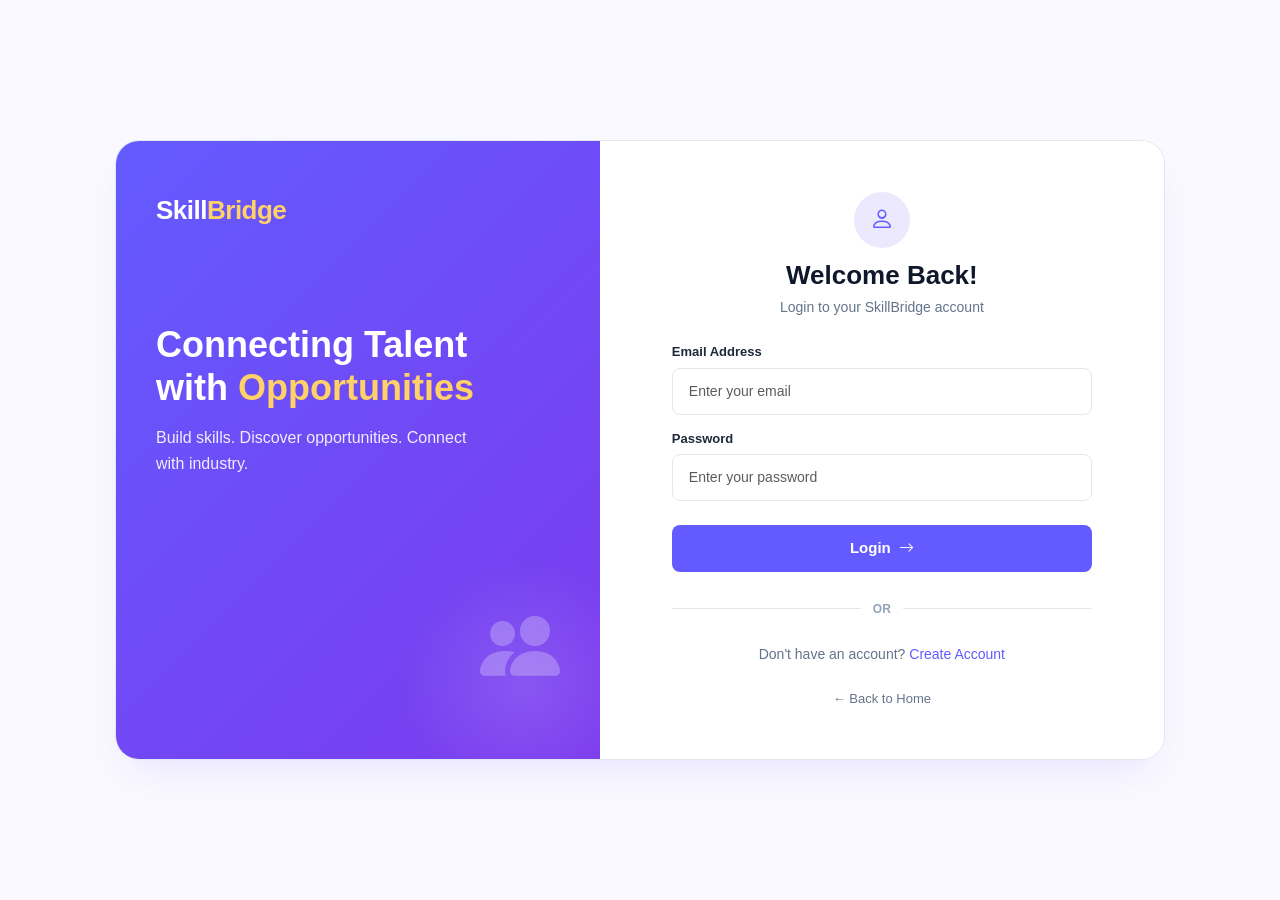
<file: skill-profile.html>
<!DOCTYPE html>
<html lang="en">

<head>
    <meta charset="UTF-8">
    <meta name="viewport" content="width=device-width, initial-scale=1.0">
    <title>Skill Profile | SkillBridge</title>
    <link rel="stylesheet" href="style.css">

    <script src="auth.js"></script>
    <script>
        const currentUser = requireAuth();
    </script>
</head>

<body>

<div class="app">

    <!-- SIDEBAR -->

    <aside class="sidebar">

        <div class="side-logo">
            Skill<span>Bridge</span>
        </div>

        <div class="side-title">
            Student Portal
        </div>

        <a href="dashboard.html" class="side-link">
            <span>▣</span>
            Dashboard
        </a>

        <a href="skill-assessment.html" class="side-link">
            <span>✓</span>
            Skill Assessment
        </a>

        <a href="skill-profile.html" class="side-link active">
            <span>◎</span>
            Skill Profile
        </a>

        <a href="skill-gap.html" class="side-link">
            <span>◈</span>
            Skill Gap Analysis
        </a>

        <a href="ai-recommendations.html" class="side-link">
            <span>✦</span>
            AI Recommendations
        </a>

        <a href="opportunities.html" class="side-link">
            <span>▤</span>
            Opportunities
        </a>

        <a href="applications.html" class="side-link">
            <span>▥</span>
            My Applications
        </a>

        <a href="portfolio.html" class="side-link">
            <span>◆</span>
            Digital Portfolio
        </a>

        <div class="side-title">
            Account
        </div>

        <a href="javascript:void(0)" onclick="logout()" class="side-link">
            <span>↩</span>
            Logout
        </a>

    </aside>


    <!-- MAIN CONTENT -->

    <main class="main">

        <div class="topbar">
            <div>
                <h1>Student Skill Profile ◎</h1>
                <p>Manage your verified academic background, career objectives, and technical capabilities.</p>
            </div>
        </div>

        <div style="display: grid; grid-template-columns: 1fr 1.2fr; gap: 24px; align-items: flex-start;">

            <!-- PROFILE DETAILS -->
            <div class="dashboard-card">
                <div class="card-header">
                    <h2>Academic Background</h2>
                </div>

                <form onsubmit="saveProfile(event)">
                    <label style="font-size: 13px; font-weight: 600; display: block; margin-bottom: 4px;">Full Name</label>
                    <input type="text" id="profName" class="form-control" style="width: 100%; padding: 10px; border: 1px solid var(--border); border-radius: 8px; margin-bottom: 14px;" required>

                    <label style="font-size: 13px; font-weight: 600; display: block; margin-bottom: 4px;">College / University</label>
                    <input type="text" id="profCollege" class="form-control" style="width: 100%; padding: 10px; border: 1px solid var(--border); border-radius: 8px; margin-bottom: 14px;" placeholder="e.g. Mumbai University">

                    <label style="font-size: 13px; font-weight: 600; display: block; margin-bottom: 4px;">Course / Major</label>
                    <input type="text" id="profCourse" class="form-control" style="width: 100%; padding: 10px; border: 1px solid var(--border); border-radius: 8px; margin-bottom: 14px;" placeholder="e.g. B.Sc. Computer Science">

                    <label style="font-size: 13px; font-weight: 600; display: block; margin-bottom: 4px;">Graduation Year</label>
                    <input type="text" id="profYear" class="form-control" style="width: 100%; padding: 10px; border: 1px solid var(--border); border-radius: 8px; margin-bottom: 14px;" placeholder="e.g. 2026">

                    <label style="font-size: 13px; font-weight: 600; display: block; margin-bottom: 4px;">Bio / Career Summary</label>
                    <textarea id="profBio" rows="3" class="form-control" style="width: 100%; padding: 10px; border: 1px solid var(--border); border-radius: 8px; margin-bottom: 16px;" placeholder="Aspiring software engineer eager to solve industry problems..."></textarea>

                    <button type="submit" class="btn-purple" style="width: 100%;">Save Changes</button>
                </form>
            </div>

            <!-- SKILLS LIST -->
            <div class="dashboard-card">
                <div class="card-header">
                    <h2>Technical & Domain Skills</h2>
                </div>

                <div style="display: flex; gap: 10px; margin-bottom: 20px;">
                    <input type="text" id="newSkillInput" placeholder="Add a skill (e.g. Python, Docker, SQL)..." style="flex: 1; padding: 10px 14px; border: 1px solid var(--border); border-radius: 8px;">
                    <button type="button" class="btn-purple" onclick="addSkill()">+ Add</button>
                </div>

                <div id="skillsList" style="display: flex; flex-wrap: wrap; gap: 10px;">
                    <!-- Rendered by JS -->
                </div>
            </div>

        </div>

    </main>

</div>

<script>
let skills = ["JavaScript", "HTML/CSS", "Python", "SQL", "Git", "React"];

function loadProfile() {
    const user = getCurrentUser();
    if (user) {
        document.getElementById("profName").value = user.full_name || user.name || "";
    }

    const saved = localStorage.getItem("skillbridge_profile");
    if (saved) {
        try {
            const data = JSON.parse(saved);
            document.getElementById("profCollege").value = data.college || "";
            document.getElementById("profCourse").value = data.course || "";
            document.getElementById("profYear").value = data.year || "";
            document.getElementById("profBio").value = data.bio || "";
            if (data.skills && Array.isArray(data.skills)) {
                skills = data.skills;
            }
        } catch (e) {}
    }

    renderSkills();
}

function renderSkills() {
    const container = document.getElementById("skillsList");
    container.innerHTML = "";
    skills.forEach((skill, index) => {
        const badge = document.createElement("div");
        badge.style = "background: var(--primary-light); color: var(--primary); font-weight: 600; padding: 8px 14px; border-radius: 20px; display: inline-flex; align-items: center; gap: 8px; font-size: 13px;";
        badge.innerHTML = `<span>${skill}</span> <span style="cursor:pointer;color:#ef4444;" onclick="removeSkill(${index})">✕</span>`;
        container.appendChild(badge);
    });
}

function addSkill() {
    const input = document.getElementById("newSkillInput");
    const val = input.value.trim();
    if (!val) return;
    if (!skills.includes(val)) {
        skills.push(val);
        renderSkills();
        persistProfile();
    }
    input.value = "";
}

function removeSkill(idx) {
    skills.splice(idx, 1);
    renderSkills();
    persistProfile();
}

function persistProfile() {
    const data = {
        college: document.getElementById("profCollege").value,
        course: document.getElementById("profCourse").value,
        year: document.getElementById("profYear").value,
        bio: document.getElementById("profBio").value,
        skills: skills
    };
    localStorage.setItem("skillbridge_profile", JSON.stringify(data));
}

function saveProfile(e) {
    e.preventDefault();
    const user = getCurrentUser();
    if (user) {
        user.full_name = document.getElementById("profName").value;
        setCurrentUser(user);
    }
    persistProfile();
    alert("Profile saved successfully!");
}

document.addEventListener("DOMContentLoaded", () => {
    loadProfile();
});
</script>
<script src="script.js"></script>

</body>
</html>
</file>
<file: style.css>
/* =========================================================
   SkillBridge — Global Design System & Component Stylesheet
   ========================================================= */

:root {
    --primary: #635bff;
    --primary-dark: #4f46e5;
    --primary-light: #ece9fe;
    --primary-soft: #faf9ff;
    --accent: #7c3aed;
    --success: #10b981;
    --success-light: #d1fae5;
    --warning: #f59e0b;
    --warning-light: #fef3c7;
    --danger: #ef4444;
    --danger-light: #fee2e2;
    --dark: #0f172a;
    --text: #1e293b;
    --text-muted: #64748b;
    --text-light: #94a3b8;
    --bg: #f8fafc;
    --surface: #ffffff;
    --border: #e2e8f0;
    --border-light: #f1f5f9;
    --shadow-sm: 0 1px 2px 0 rgba(0, 0, 0, 0.05);
    --shadow: 0 4px 6px -1px rgba(0, 0, 0, 0.07), 0 2px 4px -2px rgba(0, 0, 0, 0.05);
    --shadow-lg: 0 10px 25px -5px rgba(99, 91, 255, 0.12), 0 8px 10px -6px rgba(99, 91, 255, 0.07);
    --radius-sm: 8px;
    --radius: 12px;
    --radius-lg: 18px;
    --radius-full: 9999px;
    --transition: all 0.2s cubic-bezier(0.4, 0, 0.2, 1);
    --sidebar-width: 260px;
}

*, *::before, *::after {
    box-sizing: border-box;
    margin: 0;
    padding: 0;
}

body {
    font-family: -apple-system, BlinkMacSystemFont, "Segoe UI", Roboto, "Helvetica Neue", Arial, sans-serif;
    background-color: var(--bg);
    color: var(--text);
    line-height: 1.5;
    -webkit-font-smoothing: antialiased;
}

a {
    color: var(--primary);
    text-decoration: none;
    transition: var(--transition);
}

a:hover {
    color: var(--primary-dark);
}

/* =========================================================
   AUTH PAGES (Login / Signin / Signup)
   ========================================================= */

.auth-page {
    min-height: 100vh;
    background: #faf9ff;
    display: flex;
    align-items: center;
    justify-content: center;
    padding: 20px;
}

.auth-wrapper {
    display: flex;
    width: 100%;
    max-width: 1050px;
    min-height: 620px;
    background: var(--surface);
    border-radius: 24px;
    box-shadow: 0 20px 40px -15px rgba(99, 91, 255, 0.15);
    overflow: hidden;
    border: 1px solid var(--border);
}

.auth-brand {
    flex: 1;
    background: linear-gradient(135deg, #635bff 0%, #7c3aed 100%);
    color: #ffffff;
    padding: 50px 40px;
    display: flex;
    flex-direction: column;
    justify-content: space-between;
    position: relative;
}

.auth-brand::after {
    content: '';
    position: absolute;
    bottom: -50px;
    right: -50px;
    width: 250px;
    height: 250px;
    background: radial-gradient(circle, rgba(255,255,255,0.12) 0%, rgba(255,255,255,0) 70%);
    border-radius: 50%;
}

.auth-logo {
    font-size: 26px;
    font-weight: 800;
    letter-spacing: -0.5px;
    color: #ffffff;
}

.auth-logo span {
    color: #ffd166;
}

.auth-brand h1 {
    font-size: 36px;
    font-weight: 800;
    line-height: 1.2;
    margin-top: auto;
    margin-bottom: 16px;
}

.auth-brand h1 span {
    color: #ffd166;
}

.auth-brand p {
    font-size: 16px;
    opacity: 0.9;
    max-width: 340px;
    margin-bottom: auto;
    line-height: 1.6;
}

.auth-illustration {
    font-size: 80px;
    opacity: 0.25;
    text-align: right;
    margin-top: 20px;
}

.auth-form-area {
    flex: 1.15;
    padding: 50px;
    display: flex;
    align-items: center;
    justify-content: center;
    background: var(--surface);
}

.auth-box {
    width: 100%;
    max-width: 420px;
}

.auth-icon {
    width: 56px;
    height: 56px;
    background: var(--primary-light);
    color: var(--primary);
    border-radius: 50%;
    display: inline-flex;
    align-items: center;
    justify-content: center;
    font-size: 24px;
    margin-bottom: 12px;
}

.auth-box h2 {
    font-size: 26px;
    font-weight: 800;
    color: var(--dark);
    margin-bottom: 6px;
}

.auth-box p {
    color: var(--text-muted);
    font-size: 14px;
    margin-bottom: 24px;
}

.auth-box label {
    display: block;
    font-size: 13px;
    font-weight: 600;
    color: var(--text);
    margin-top: 14px;
    margin-bottom: 6px;
}

.auth-box .form-control,
.auth-box .form-select {
    width: 100%;
    padding: 12px 16px;
    border: 1px solid var(--border);
    border-radius: var(--radius-sm);
    font-size: 14px;
    transition: var(--transition);
    background: #ffffff;
}

.auth-box .form-control:focus,
.auth-box .form-select:focus {
    outline: none;
    border-color: var(--primary);
    box-shadow: 0 0 0 3px rgba(99, 91, 255, 0.15);
}

.btn-purple {
    background: var(--primary);
    color: #ffffff;
    border: none;
    padding: 12px 20px;
    font-size: 15px;
    font-weight: 600;
    border-radius: var(--radius-sm);
    cursor: pointer;
    transition: var(--transition);
    display: inline-flex;
    align-items: center;
    justify-content: center;
    gap: 8px;
}

.btn-purple:hover {
    background: var(--primary-dark);
    color: #ffffff;
    transform: translateY(-1px);
    box-shadow: 0 4px 12px rgba(99, 91, 255, 0.25);
}

.divider {
    text-align: center;
    position: relative;
    margin: 24px 0;
}

.divider::before {
    content: '';
    position: absolute;
    top: 50%;
    left: 0;
    right: 0;
    height: 1px;
    background: var(--border);
}

.divider span {
    background: var(--surface);
    padding: 0 12px;
    color: var(--text-light);
    font-size: 12px;
    font-weight: 600;
    position: relative;
}

.back-link {
    display: block;
    text-align: center;
    margin-top: 18px;
    font-size: 13px;
    color: var(--text-muted);
}

.back-link:hover {
    color: var(--text);
}

@media (max-width: 768px) {
    .auth-wrapper {
        flex-direction: column;
    }
    .auth-brand {
        padding: 30px;
    }
    .auth-form-area {
        padding: 30px 20px;
    }
}

/* =========================================================
   APP LAYOUT & SIDEBAR (Student / Shared Dashboard)
   ========================================================= */

.app, .dashboard-layout {
    display: flex;
    min-height: 100vh;
}

.sidebar {
    width: var(--sidebar-width);
    background: var(--surface);
    border-right: 1px solid var(--border);
    padding: 24px 16px;
    display: flex;
    flex-direction: column;
    flex-shrink: 0;
}

.side-logo, .logo, .logo-area h2 {
    font-size: 22px;
    font-weight: 800;
    color: var(--dark);
    padding: 0 12px 20px 12px;
    border-bottom: 1px solid var(--border-light);
    margin-bottom: 20px;
    letter-spacing: -0.5px;
}

.side-logo span, .logo span {
    color: var(--primary);
}

.side-title {
    font-size: 11px;
    font-weight: 700;
    text-transform: uppercase;
    letter-spacing: 0.08em;
    color: var(--text-light);
    padding: 12px 12px 6px 12px;
    margin-top: 10px;
}

.side-link, .sidebar-menu a {
    display: flex;
    align-items: center;
    gap: 12px;
    padding: 10px 14px;
    color: var(--text-muted);
    font-size: 14px;
    font-weight: 500;
    border-radius: var(--radius-sm);
    margin-bottom: 4px;
    transition: var(--transition);
}

.side-link:hover, .sidebar-menu a:hover {
    background: var(--primary-soft);
    color: var(--primary);
}

.side-link.active, .sidebar-menu a.active {
    background: var(--primary-light);
    color: var(--primary);
    font-weight: 600;
}

.side-link span {
    font-size: 16px;
}

/* =========================================================
   MAIN CONTENT & TOPBAR
   ========================================================= */

.main, .main-content {
    flex: 1;
    padding: 32px;
    max-width: 1280px;
    margin: 0 auto;
    width: 100%;
}

.topbar, .dashboard-topbar {
    display: flex;
    justify-content: space-between;
    align-items: center;
    margin-bottom: 28px;
}

.topbar h1, .dashboard-topbar h1 {
    font-size: 28px;
    font-weight: 800;
    color: var(--dark);
    letter-spacing: -0.5px;
}

.topbar p, .dashboard-topbar p {
    color: var(--text-muted);
    font-size: 15px;
    margin-top: 4px;
}

/* =========================================================
   STATS GRID & STAT CARDS
   ========================================================= */

.stats-grid {
    display: grid;
    grid-template-columns: repeat(auto-fit, minmax(220px, 1fr));
    gap: 20px;
    margin-bottom: 30px;
}

.stat-card {
    background: var(--surface);
    border: 1px solid var(--border);
    border-radius: var(--radius);
    padding: 22px;
    display: flex;
    align-items: center;
    gap: 18px;
    box-shadow: var(--shadow-sm);
    transition: var(--transition);
}

.stat-card:hover {
    transform: translateY(-2px);
    box-shadow: var(--shadow);
}

.stat-icon {
    width: 48px;
    height: 48px;
    border-radius: var(--radius);
    background: var(--primary-light);
    color: var(--primary);
    display: flex;
    align-items: center;
    justify-content: center;
    font-size: 22px;
    flex-shrink: 0;
}

.stat-card p {
    font-size: 13px;
    font-weight: 600;
    color: var(--text-muted);
    margin-bottom: 4px;
}

.stat-card h2 {
    font-size: 26px;
    font-weight: 800;
    color: var(--dark);
    line-height: 1.1;
}

.stat-card span {
    font-size: 12px;
    color: var(--text-light);
    display: block;
    margin-top: 4px;
}

/* =========================================================
   DASHBOARD HERO BANNER (Academician / Industry / AI)
   ========================================================= */

.dashboard-hero, .industry-welcome, .ai-hero {
    background: linear-gradient(135deg, #635bff 0%, #7c3aed 100%);
    color: #ffffff;
    border-radius: var(--radius-lg);
    padding: 35px 40px;
    display: flex;
    justify-content: space-between;
    align-items: center;
    gap: 24px;
    margin-bottom: 30px;
    box-shadow: var(--shadow-lg);
}

.hero-badge, .hero-label {
    display: inline-block;
    background: rgba(255, 255, 255, 0.2);
    color: #ffffff;
    padding: 4px 12px;
    border-radius: var(--radius-full);
    font-size: 11px;
    font-weight: 700;
    letter-spacing: 0.08em;
    margin-bottom: 12px;
}

.dashboard-hero h1, .industry-welcome h1, .ai-hero h1 {
    font-size: 30px;
    font-weight: 800;
    color: #ffffff;
    margin-bottom: 8px;
}

.dashboard-hero p, .industry-welcome p, .ai-hero p {
    color: rgba(255, 255, 255, 0.9);
    font-size: 15px;
    max-width: 580px;
    line-height: 1.6;
}

.primary-btn {
    background: #ffffff;
    color: var(--primary);
    padding: 12px 24px;
    border-radius: var(--radius-sm);
    font-weight: 700;
    font-size: 14px;
    white-space: nowrap;
    transition: var(--transition);
    border: none;
    cursor: pointer;
}

.primary-btn:hover {
    background: #f8fafc;
    color: var(--primary-dark);
    transform: translateY(-2px);
    box-shadow: 0 4px 12px rgba(0, 0, 0, 0.15);
}

/* =========================================================
   DASHBOARD CARDS & SECTIONS
   ========================================================= */

.dashboard-card {
    background: var(--surface);
    border: 1px solid var(--border);
    border-radius: var(--radius);
    padding: 26px;
    margin-bottom: 24px;
    box-shadow: var(--shadow-sm);
}

.card-header {
    display: flex;
    justify-content: space-between;
    align-items: center;
    margin-bottom: 20px;
}

.card-header h2 {
    font-size: 19px;
    font-weight: 800;
    color: var(--dark);
}

.card-header p {
    font-size: 13px;
    color: var(--text-muted);
    margin-top: 2px;
}

.secondary-btn {
    background: var(--border-light);
    color: var(--text);
    padding: 8px 16px;
    border-radius: var(--radius-sm);
    font-size: 13px;
    font-weight: 600;
    transition: var(--transition);
    border: 1px solid var(--border);
}

.secondary-btn:hover {
    background: #e2e8f0;
    color: var(--dark);
}

/* QUICK ACTIONS */
.quick-actions {
    display: grid;
    grid-template-columns: repeat(auto-fit, minmax(240px, 1fr));
    gap: 16px;
}

.quick-action {
    display: flex;
    align-items: center;
    gap: 16px;
    padding: 18px;
    background: #faf9ff;
    border: 1px solid #ede9fe;
    border-radius: var(--radius);
    transition: var(--transition);
}

.quick-action:hover {
    background: #f3f0ff;
    border-color: var(--primary);
    transform: translateY(-2px);
    box-shadow: var(--shadow);
}

.quick-icon {
    width: 44px;
    height: 44px;
    background: var(--primary);
    color: #ffffff;
    border-radius: var(--radius-sm);
    display: flex;
    align-items: center;
    justify-content: center;
    font-size: 18px;
    flex-shrink: 0;
}

.quick-action h3 {
    font-size: 15px;
    font-weight: 700;
    color: var(--dark);
    margin-bottom: 4px;
}

.quick-action p {
    font-size: 12px;
    color: var(--text-muted);
    line-height: 1.4;
}

/* OPPORTUNITIES CARDS */
.op-card {
    display: flex;
    justify-content: space-between;
    align-items: center;
    padding: 18px 20px;
    border: 1px solid var(--border);
    border-radius: var(--radius-sm);
    margin-bottom: 12px;
    background: var(--surface);
    transition: var(--transition);
}

.op-card:hover {
    border-color: var(--primary);
    box-shadow: var(--shadow-sm);
}

.op-card h3 {
    font-size: 16px;
    font-weight: 700;
    color: var(--dark);
    margin-bottom: 4px;
}

.op-card p {
    font-size: 13px;
    color: var(--text-muted);
}

.empty-state {
    text-align: center;
    padding: 50px 20px;
}

.empty-icon {
    font-size: 40px;
    color: var(--text-light);
    margin-bottom: 12px;
}

/* =========================================================
   SKILL ASSESSMENT / QUIZ STYLES
   ========================================================= */

.quiz-container {
    max-width: 800px;
    margin: 0 auto;
}

.quiz-progress-bar {
    width: 100%;
    height: 8px;
    background: #e2e8f0;
    border-radius: var(--radius-full);
    overflow: hidden;
    margin-bottom: 24px;
}

.quiz-progress-fill {
    height: 100%;
    background: linear-gradient(90deg, var(--primary), var(--accent));
    transition: width 0.3s ease;
}

.quiz-question-box {
    background: var(--surface);
    border: 1px solid var(--border);
    border-radius: var(--radius);
    padding: 30px;
    box-shadow: var(--shadow-sm);
    margin-bottom: 24px;
}

.quiz-category {
    display: inline-block;
    font-size: 12px;
    font-weight: 700;
    text-transform: uppercase;
    color: var(--primary);
    background: var(--primary-light);
    padding: 4px 10px;
    border-radius: var(--radius-full);
    margin-bottom: 12px;
}

.quiz-question-box h3 {
    font-size: 20px;
    font-weight: 700;
    color: var(--dark);
    margin-bottom: 24px;
    line-height: 1.4;
}

.quiz-options {
    display: flex;
    flex-direction: column;
    gap: 12px;
}

.quiz-option-btn {
    display: flex;
    align-items: center;
    gap: 14px;
    padding: 16px 20px;
    background: #ffffff;
    border: 2px solid var(--border);
    border-radius: var(--radius);
    font-size: 15px;
    font-weight: 500;
    color: var(--text);
    cursor: pointer;
    text-align: left;
    transition: var(--transition);
    width: 100%;
}

.quiz-option-btn:hover {
    border-color: var(--primary);
    background: var(--primary-soft);
}

.quiz-option-btn.selected {
    border-color: var(--primary);
    background: var(--primary-light);
    color: var(--primary-dark);
    font-weight: 700;
}

.quiz-option-letter {
    width: 32px;
    height: 32px;
    border-radius: 50%;
    background: var(--border-light);
    display: flex;
    align-items: center;
    justify-content: center;
    font-weight: 700;
    font-size: 13px;
    flex-shrink: 0;
    color: var(--text);
}

.quiz-option-btn.selected .quiz-option-letter {
    background: var(--primary);
    color: #ffffff;
}

.quiz-results-card {
    text-align: center;
    padding: 45px 30px;
    background: var(--surface);
    border: 1px solid var(--border);
    border-radius: var(--radius-lg);
    box-shadow: var(--shadow);
}

.quiz-score-circle {
    width: 130px;
    height: 130px;
    border-radius: 50%;
    background: linear-gradient(135deg, var(--primary), var(--accent));
    color: #ffffff;
    display: flex;
    flex-direction: column;
    align-items: center;
    justify-content: center;
    margin: 0 auto 20px auto;
    box-shadow: var(--shadow-lg);
}

.quiz-score-circle h1 {
    font-size: 38px;
    font-weight: 800;
    line-height: 1;
}

.quiz-score-circle span {
    font-size: 12px;
    font-weight: 600;
    opacity: 0.9;
}

/* =========================================================
   RESPONSIVE MEDIA QUERIES
   ========================================================= */

@media (max-width: 900px) {
    .app, .dashboard-layout {
        flex-direction: column;
    }
    .sidebar {
        width: 100%;
        border-right: none;
        border-bottom: 1px solid var(--border);
        padding: 16px;
    }
    .main, .main-content {
        padding: 20px;
    }
    .dashboard-hero, .industry-welcome, .ai-hero {
        flex-direction: column;
        align-items: flex-start;
        padding: 25px;
    }
}
</file>
